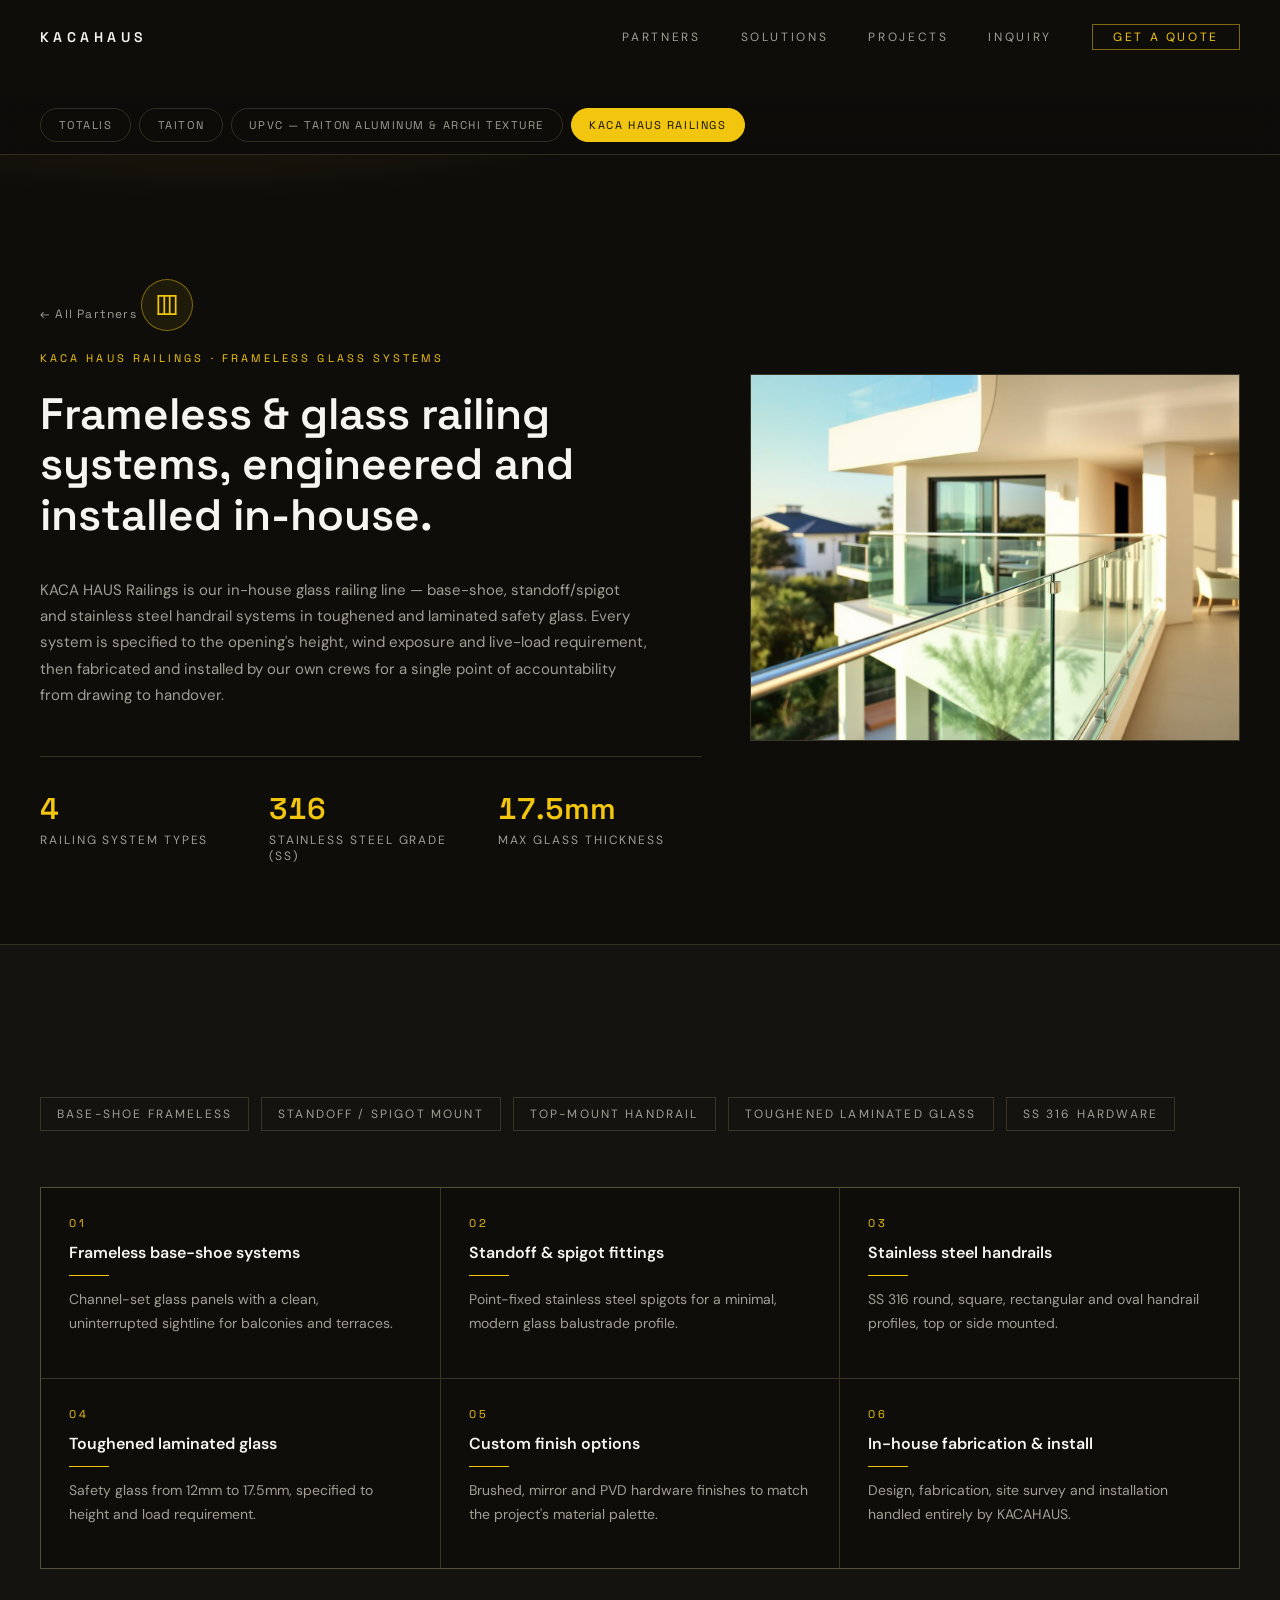
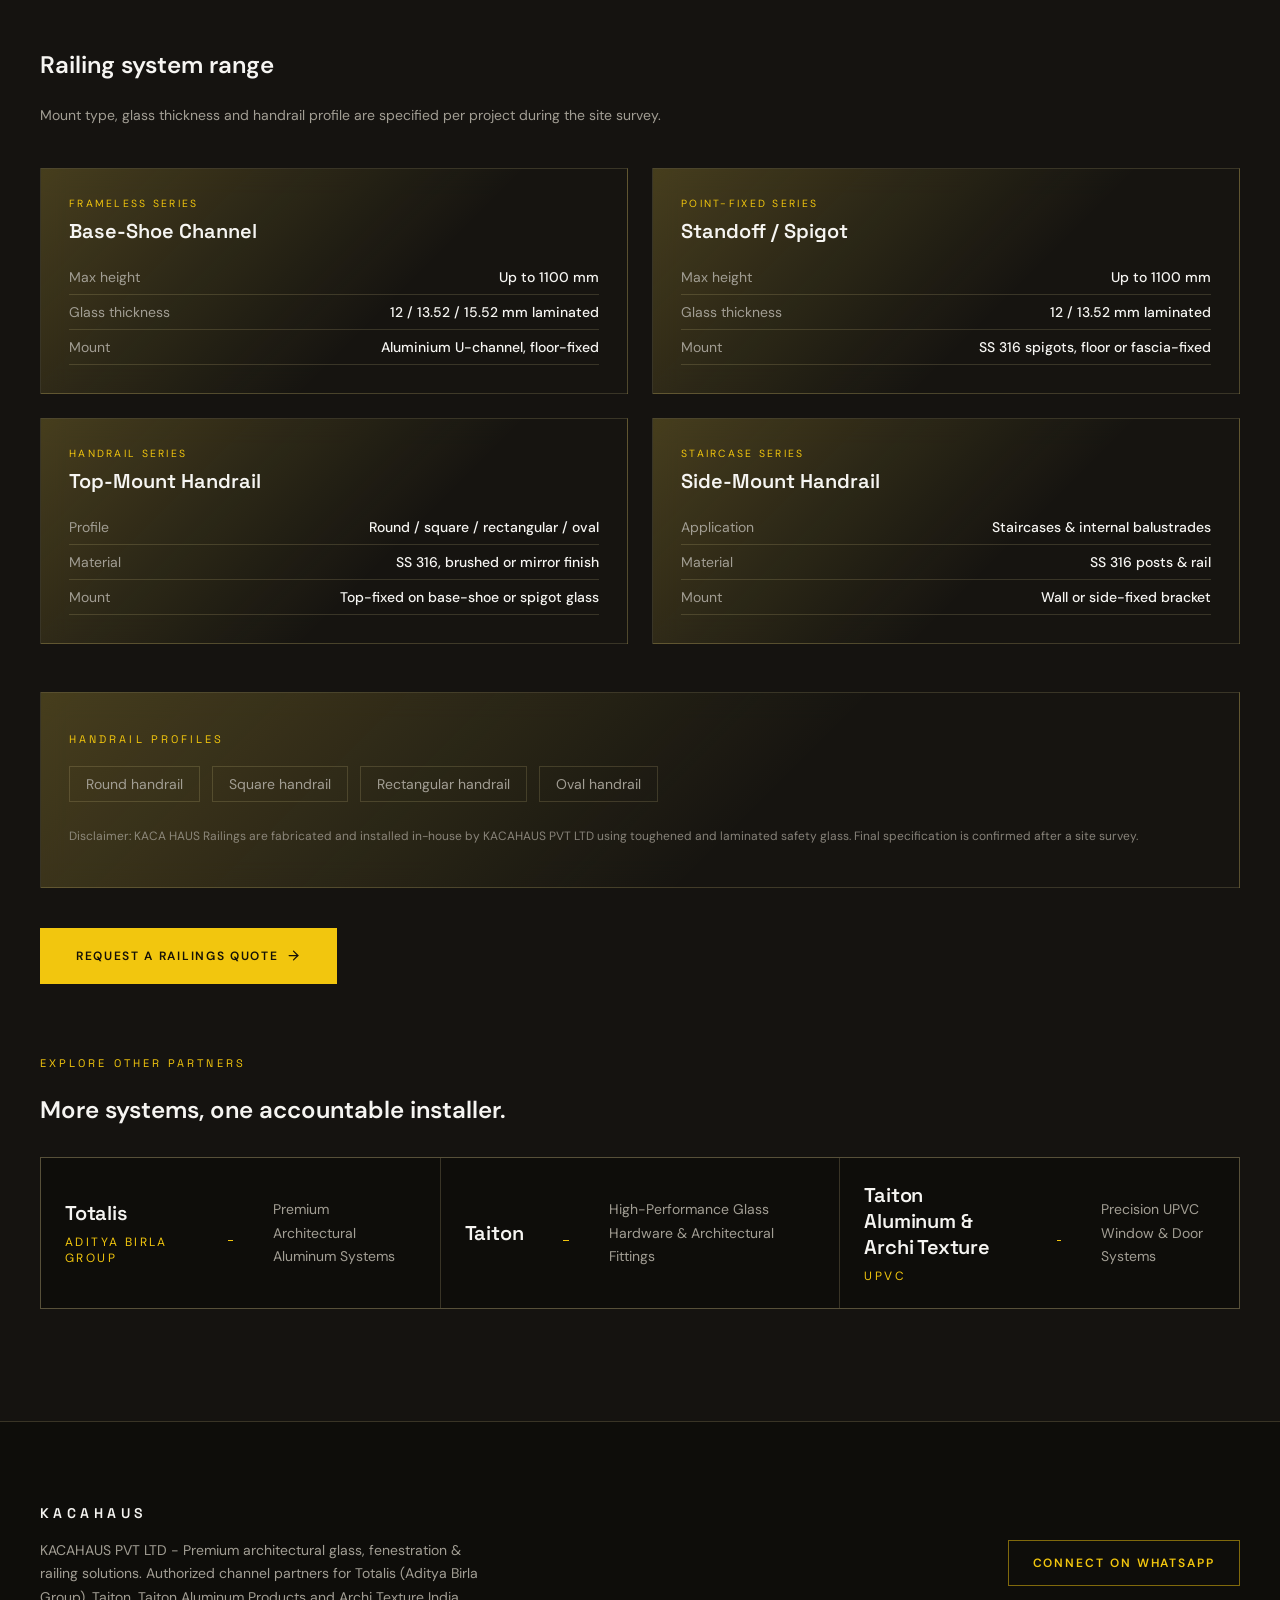
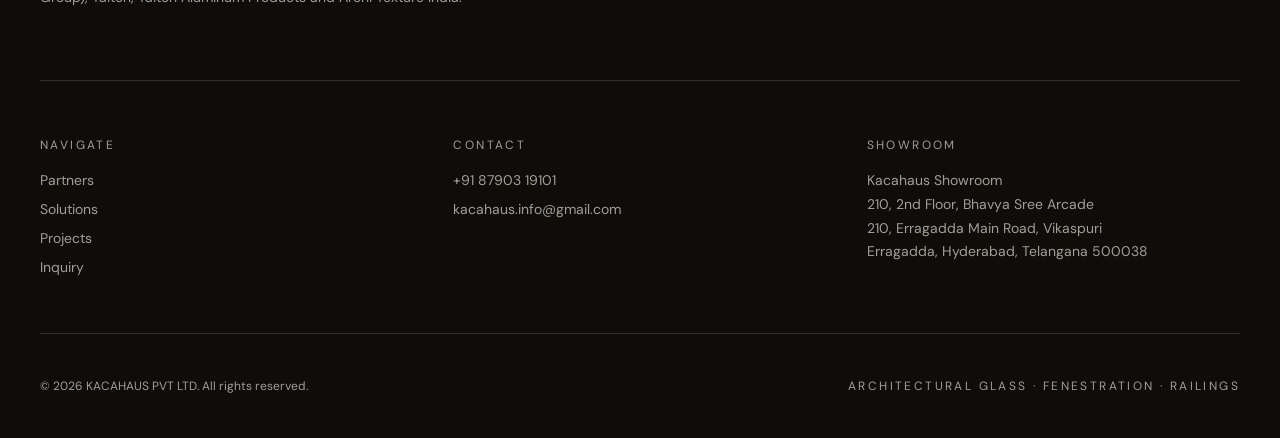
<file: railings.html>
<!doctype html>
<html lang="en">
<head>
  <meta charset="UTF-8" />
  <link rel="icon" type="image/svg+xml" href="favicon.svg" />
  <meta name="viewport" content="width=device-width, initial-scale=1.0" />
  <meta name="description" content="KACA HAUS Railings — frameless base-shoe, standoff/spigot and stainless steel handrail systems in toughened laminated glass. In-house fabricated and installed by KACAHAUS in Hyderabad." />
  <meta property="og:title" content="KACA HAUS Railings — Frameless &amp; Glass Railing Systems" />
  <meta property="og:description" content="Base-shoe, standoff/spigot and stainless handrail glass railing systems, fabricated and installed in-house by KACAHAUS PVT LTD." />
  <meta name="twitter:title" content="KACA HAUS Railings — Frameless &amp; Glass Railing Systems" />
  <meta name="twitter:description" content="Base-shoe, standoff/spigot and stainless handrail glass railing systems, fabricated and installed in-house by KACAHAUS PVT LTD." />
  <meta name="author" content="KACAHAUS PVT LTD" />
  <link rel="preconnect" href="https://fonts.googleapis.com" />
  <link rel="preconnect" href="https://fonts.gstatic.com" crossorigin />
  <link href="https://fonts.googleapis.com/css2?family=Space+Grotesk:wght@400;500;600;700&family=DM+Sans:wght@300;400;500;600;700&display=swap" rel="stylesheet" />
  <title>KACA HAUS Railings — Frameless &amp; Glass Railing Systems</title>
  <link rel="stylesheet" href="styles.css" />
  <script async src="https://pagead2.googlesyndication.com/pagead/js/adsbygoogle.js?client=ca-pub-8093524766160415"
     crossorigin="anonymous"></script>
  <meta name="google-adsense-account" content="ca-pub-8093524766160415">
</head>
<body>

  <!-- Scroll progress bar -->
  <div id="scroll-progress" class="scroll-progress"></div>

  <!-- Navbar -->
  <header id="navbar" class="navbar">
    <div class="navbar-inner container">
      <a href="index.html" class="brand">Kacahaus</a>

      <nav class="nav-links">
        <a href="index.html#partners">Partners</a>
        <a href="index.html#solutions">Solutions</a>
        <a href="index.html#projects">Projects</a>
        <a href="index.html#inquiry">Inquiry</a>
        <a href="index.html#inquiry" class="quote-btn">Get a Quote</a>
      </nav>

      <button id="menu-toggle" class="menu-toggle" aria-label="Toggle menu" aria-expanded="false">
        <svg id="icon-menu" width="24" height="24" viewBox="0 0 24 24" fill="none" stroke="currentColor" stroke-width="2" stroke-linecap="round" stroke-linejoin="round"><line x1="4" y1="6" x2="20" y2="6"/><line x1="4" y1="12" x2="20" y2="12"/><line x1="4" y1="18" x2="20" y2="18"/></svg>
        <svg id="icon-close" width="24" height="24" viewBox="0 0 24 24" fill="none" stroke="currentColor" stroke-width="2" stroke-linecap="round" stroke-linejoin="round" style="display:none"><line x1="18" y1="6" x2="6" y2="18"/><line x1="6" y1="6" x2="18" y2="18"/></svg>
      </button>
    </div>

    <nav id="mobile-nav" class="mobile-nav">
      <a href="index.html#partners">Partners</a>
      <a href="index.html#solutions">Solutions</a>
      <a href="index.html#projects">Projects</a>
      <a href="index.html#inquiry">Inquiry</a>
      <a href="index.html#inquiry" class="mobile-quote-btn">Get a Quote</a>
    </nav>
  </header>

  <!-- Partner sub-navigation -->
  <nav class="partner-subnav" aria-label="Partner pages">
    <div class="container partner-subnav-inner">
      <a href="totalis.html">Totalis</a>
      <a href="taiton.html">Taiton</a>
      <a href="upvc.html">UPVC — Taiton Aluminum &amp; Archi Texture</a>
      <a href="railings.html" class="active">KACA HAUS Railings</a>
    </div>
  </nav>

  <main>
    <!-- Page hero -->
    <section class="page-hero">
      <div class="container page-hero-inner">
        <div class="page-hero-text">
          <div class="reveal">
            <a href="index.html#partners" class="breadcrumb">&larr; All Partners</a>
            <div class="page-hero-icon">
              <svg width="26" height="26" viewBox="0 0 24 24" fill="none" stroke="currentColor" stroke-width="1.6" stroke-linecap="round" stroke-linejoin="round"><line x1="4" y1="20.5" x2="20" y2="20.5"/><line x1="4" y1="3.5" x2="4" y2="20.5"/><line x1="20" y1="3.5" x2="20" y2="20.5"/><line x1="4" y1="3.5" x2="20" y2="3.5"/><line x1="9.5" y1="3.5" x2="9.5" y2="20.5"/><line x1="14.5" y1="3.5" x2="14.5" y2="20.5"/></svg>
            </div>
            <p class="eyebrow" style="margin-top:1.25rem">KACA HAUS Railings &middot; Frameless Glass Systems</p>
            <h1 class="page-hero-title">Frameless &amp; glass railing systems, engineered and installed in-house.</h1>
            <p class="page-hero-lede">KACA HAUS Railings is our in-house glass railing line — base-shoe, standoff/spigot and stainless steel handrail systems in toughened and laminated safety glass. Every system is specified to the opening's height, wind exposure and live-load requirement, then fabricated and installed by our own crews for a single point of accountability from drawing to handover.</p>
            <dl class="hero-stats page-hero-stats">
              <div><dt class="counter" data-value="4">0</dt><dd>Railing system types</dd></div>
              <div><dt class="counter" data-value="316">0</dt><dd>Stainless steel grade (SS)</dd></div>
              <div><dt class="counter" data-value="17.5mm">0mm</dt><dd>Max glass thickness</dd></div>
            </dl>
          </div>
        </div>
        <div class="reveal page-hero-media">
          <video class="hero-loop-video" autoplay muted loop playsinline preload="auto" poster="images/project-railing.jpg" aria-hidden="true">
            <source src="images/railings-hero-v2.mp4" type="video/mp4" />
          </video>
        </div>
      </div>
    </section>

    <!-- KACA HAUS Railings -->
    <section id="railings" class="taiton">
      <div class="container">
        <div class="reveal-group tested-tags">
          <span class="tag reveal-item">Base-shoe frameless</span>
          <span class="tag reveal-item">Standoff / spigot mount</span>
          <span class="tag reveal-item">Top-mount handrail</span>
          <span class="tag reveal-item">Toughened laminated glass</span>
          <span class="tag reveal-item">SS 316 hardware</span>
        </div>

        <div class="reveal-group grid-3-cat bordered-grid">
          <div class="cat-cell reveal-item"><span class="cell-num">01</span><h3>Frameless base-shoe systems</h3><div class="rule"></div><p>Channel-set glass panels with a clean, uninterrupted sightline for balconies and terraces.</p></div>
          <div class="cat-cell reveal-item"><span class="cell-num">02</span><h3>Standoff &amp; spigot fittings</h3><div class="rule"></div><p>Point-fixed stainless steel spigots for a minimal, modern glass balustrade profile.</p></div>
          <div class="cat-cell reveal-item"><span class="cell-num">03</span><h3>Stainless steel handrails</h3><div class="rule"></div><p>SS 316 round, square, rectangular and oval handrail profiles, top or side mounted.</p></div>
          <div class="cat-cell reveal-item"><span class="cell-num">04</span><h3>Toughened laminated glass</h3><div class="rule"></div><p>Safety glass from 12mm to 17.5mm, specified to height and load requirement.</p></div>
          <div class="cat-cell reveal-item"><span class="cell-num">05</span><h3>Custom finish options</h3><div class="rule"></div><p>Brushed, mirror and PVD hardware finishes to match the project's material palette.</p></div>
          <div class="cat-cell reveal-item"><span class="cell-num">06</span><h3>In-house fabrication &amp; install</h3><div class="rule"></div><p>Design, fabrication, site survey and installation handled entirely by KACAHAUS.</p></div>
        </div>

        <div class="reveal totalis-range-head">
          <h3 class="sub-heading">Railing system range</h3>
          <p class="body-text max-2xl">Mount type, glass thickness and handrail profile are specified per project during the site survey.</p>
        </div>

        <div class="reveal-group grid-2 systems-grid">
          <article class="glass-panel system-card reveal-item">
            <div class="system-head">
              <div><p class="series">Frameless series</p><h4 class="system-name">Base-Shoe Channel</h4></div>
            </div>
            <dl class="spec-list">
              <div><dt>Max height</dt><dd>Up to 1100 mm</dd></div>
              <div><dt>Glass thickness</dt><dd>12 / 13.52 / 15.52 mm laminated</dd></div>
              <div><dt>Mount</dt><dd>Aluminium U-channel, floor-fixed</dd></div>
            </dl>
          </article>

          <article class="glass-panel system-card reveal-item">
            <div class="system-head">
              <div><p class="series">Point-fixed series</p><h4 class="system-name">Standoff / Spigot</h4></div>
            </div>
            <dl class="spec-list">
              <div><dt>Max height</dt><dd>Up to 1100 mm</dd></div>
              <div><dt>Glass thickness</dt><dd>12 / 13.52 mm laminated</dd></div>
              <div><dt>Mount</dt><dd>SS 316 spigots, floor or fascia-fixed</dd></div>
            </dl>
          </article>

          <article class="glass-panel system-card reveal-item">
            <div class="system-head">
              <div><p class="series">Handrail series</p><h4 class="system-name">Top-Mount Handrail</h4></div>
            </div>
            <dl class="spec-list">
              <div><dt>Profile</dt><dd>Round / square / rectangular / oval</dd></div>
              <div><dt>Material</dt><dd>SS 316, brushed or mirror finish</dd></div>
              <div><dt>Mount</dt><dd>Top-fixed on base-shoe or spigot glass</dd></div>
            </dl>
          </article>

          <article class="glass-panel system-card reveal-item">
            <div class="system-head">
              <div><p class="series">Staircase series</p><h4 class="system-name">Side-Mount Handrail</h4></div>
            </div>
            <dl class="spec-list">
              <div><dt>Application</dt><dd>Staircases &amp; internal balustrades</dd></div>
              <div><dt>Material</dt><dd>SS 316 posts &amp; rail</dd></div>
              <div><dt>Mount</dt><dd>Wall or side-fixed bracket</dd></div>
            </dl>
          </article>
        </div>

        <div class="reveal glass-panel handrail-panel">
          <p class="eyebrow">Handrail profiles</p>
          <div class="handrail-tags">
            <span class="tag-outline">Round handrail</span>
            <span class="tag-outline">Square handrail</span>
            <span class="tag-outline">Rectangular handrail</span>
            <span class="tag-outline">Oval handrail</span>
          </div>
          <p class="disclaimer">Disclaimer: KACA HAUS Railings are fabricated and installed in-house by KACAHAUS PVT LTD using toughened and laminated safety glass. Final specification is confirmed after a site survey.</p>
        </div>

        <div class="reveal hero-ctas" style="margin-top:2.5rem">
          <a href="index.html#inquiry" class="btn btn-primary">
            <span class="btn-fill"></span>
            <span class="btn-label">Request a Railings Quote
              <svg width="15" height="15" viewBox="0 0 24 24" fill="none" stroke="currentColor" stroke-width="2" stroke-linecap="round" stroke-linejoin="round"><line x1="5" y1="12" x2="19" y2="12"/><polyline points="12 5 19 12 12 19"/></svg>
            </span>
          </a>
        </div>

        <div class="reveal related-heading">
          <p class="eyebrow">Explore other partners</p>
          <h3 class="sub-heading">More systems, one accountable installer.</h3>
        </div>
        <div class="reveal-group related-grid">
          <a href="totalis.html" class="partner-card reveal-item">
            <div class="partner-name-row"><span class="partner-name">Totalis</span><span class="partner-tag">Aditya Birla Group</span></div>
            <div class="partner-underline"></div>
            <p class="partner-desc">Premium Architectural Aluminum Systems</p>
          </a>
          <a href="taiton.html" class="partner-card reveal-item">
            <div class="partner-name-row"><span class="partner-name">Taiton</span></div>
            <div class="partner-underline"></div>
            <p class="partner-desc">High-Performance Glass Hardware &amp; Architectural Fittings</p>
          </a>
          <a href="upvc.html" class="partner-card reveal-item">
            <div class="partner-name-row"><span class="partner-name">Taiton Aluminum &amp; Archi Texture</span><span class="partner-tag">UPVC</span></div>
            <div class="partner-underline"></div>
            <p class="partner-desc">Precision UPVC Window &amp; Door Systems</p>
          </a>
        </div>
      </div>
    </section>
  </main>

  <!-- Footer -->
  <footer class="site-footer">
    <div class="container">
      <div class="reveal footer-top">
        <div class="footer-brand">
          <span class="brand">Kacahaus</span>
          <p>KACAHAUS PVT LTD - Premium architectural glass, fenestration &amp; railing solutions. Authorized channel partners for Totalis (Aditya Birla Group), Taiton, Taiton Aluminum Products and Archi Texture India.</p>
        </div>
        <a href="https://wa.me/918790319101" target="_blank" rel="noreferrer" class="visit-btn visit-btn-primary">Connect on WhatsApp</a>
      </div>

      <div class="footer-cols">
        <div>
          <p class="footer-col-title">Navigate</p>
          <ul>
            <li><a href="index.html#partners">Partners</a></li>
            <li><a href="index.html#solutions">Solutions</a></li>
            <li><a href="index.html#projects">Projects</a></li>
            <li><a href="index.html#inquiry">Inquiry</a></li>
          </ul>
        </div>
        <div>
          <p class="footer-col-title">Contact</p>
          <ul>
            <li><a href="tel:+918790319101">+91 87903 19101</a></li>
            <li><a href="mailto:kacahaus.info@gmail.com">kacahaus.info@gmail.com</a></li>
          </ul>
        </div>
        <div>
          <p class="footer-col-title">Showroom</p>
          <address>
            <span>Kacahaus Showroom</span>
            <span>210, 2nd Floor, Bhavya Sree Arcade</span>
            <span>210, Erragadda Main Road, Vikaspuri</span>
            <span>Erragadda, Hyderabad, Telangana 500038</span>
          </address>
        </div>
      </div>

      <div class="footer-bottom">
        <p>&copy; 2026 KACAHAUS PVT LTD. All rights reserved.</p>
        <p class="footer-tagline">Architectural Glass &middot; Fenestration &middot; Railings</p>
      </div>
    </div>

    <a href="#" id="back-to-top" class="back-to-top" aria-label="Back to top">
      <svg width="16" height="16" viewBox="0 0 24 24" fill="none" stroke="currentColor" stroke-width="2" stroke-linecap="round" stroke-linejoin="round"><line x1="12" y1="19" x2="12" y2="5"/><polyline points="5 12 12 5 19 12"/></svg>
    </a>
  </footer>

  <script src="script.js"></script>
</body>
</html>
</file>
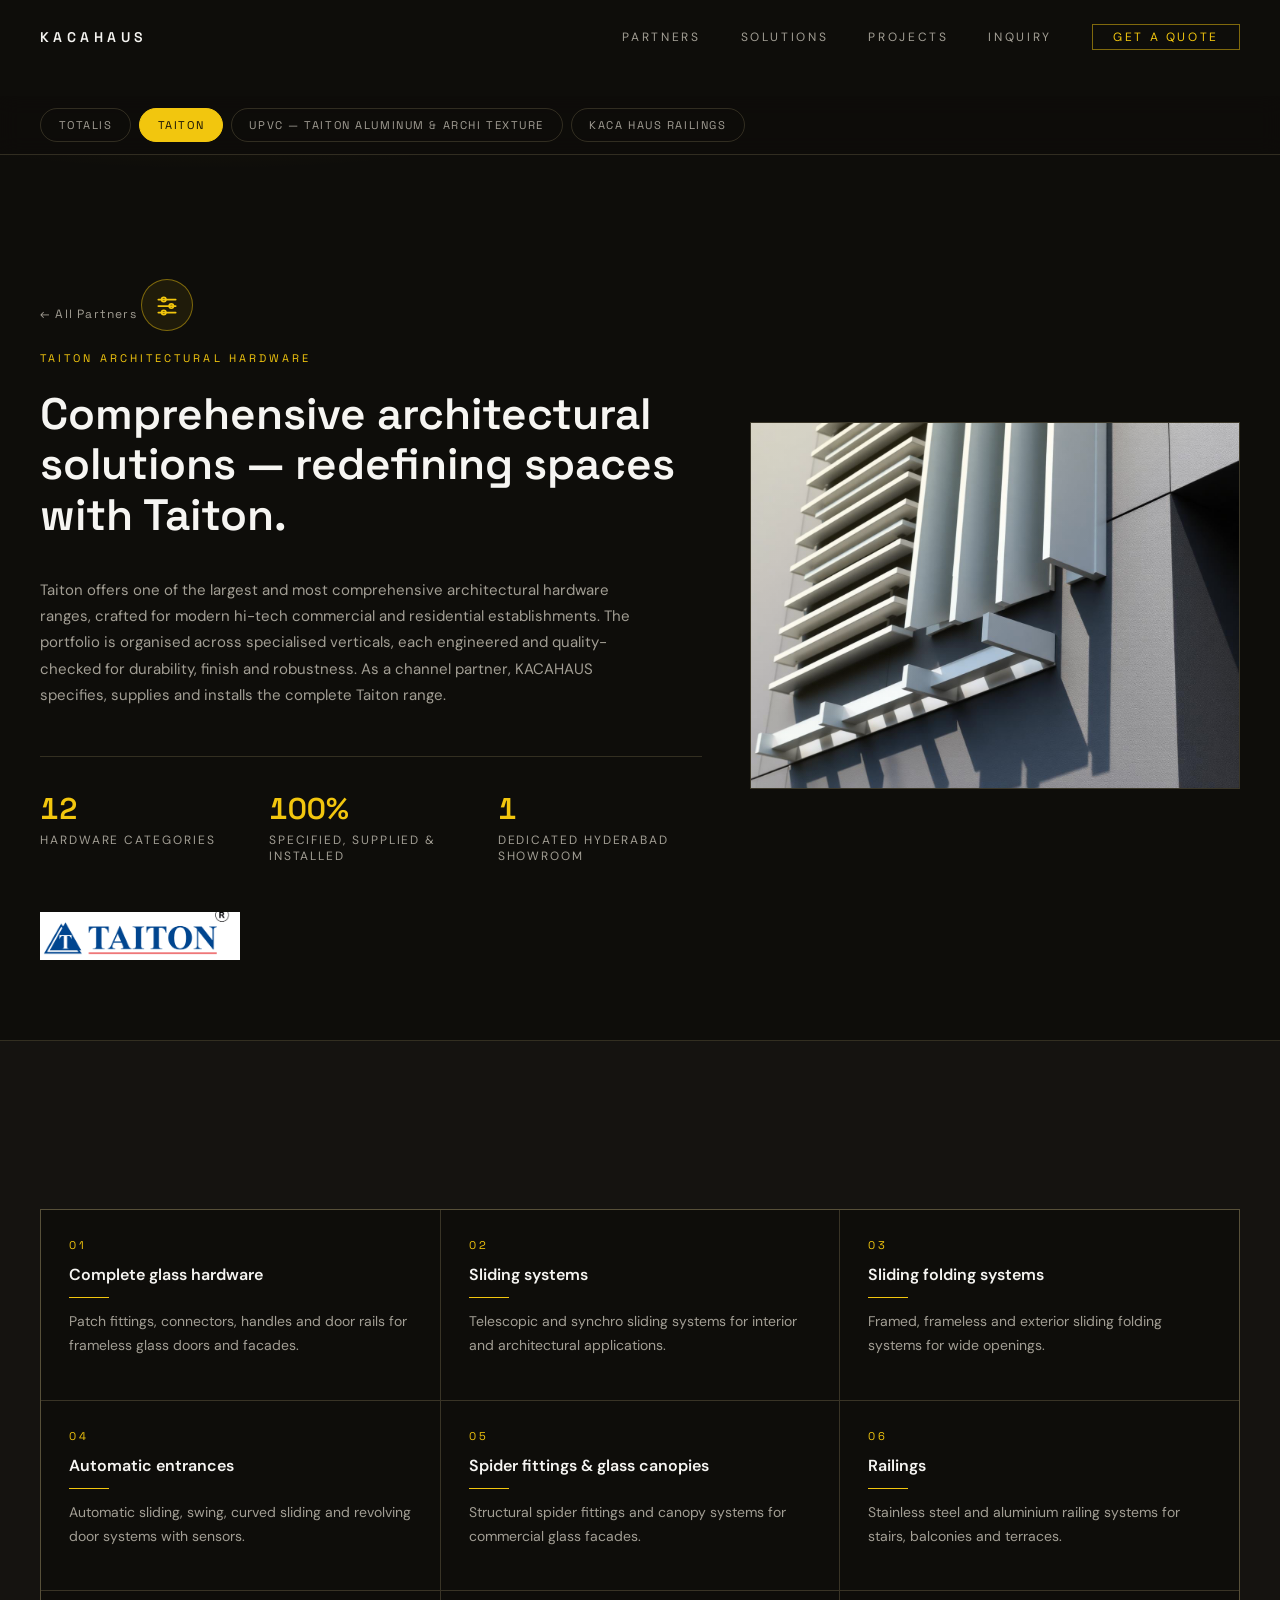
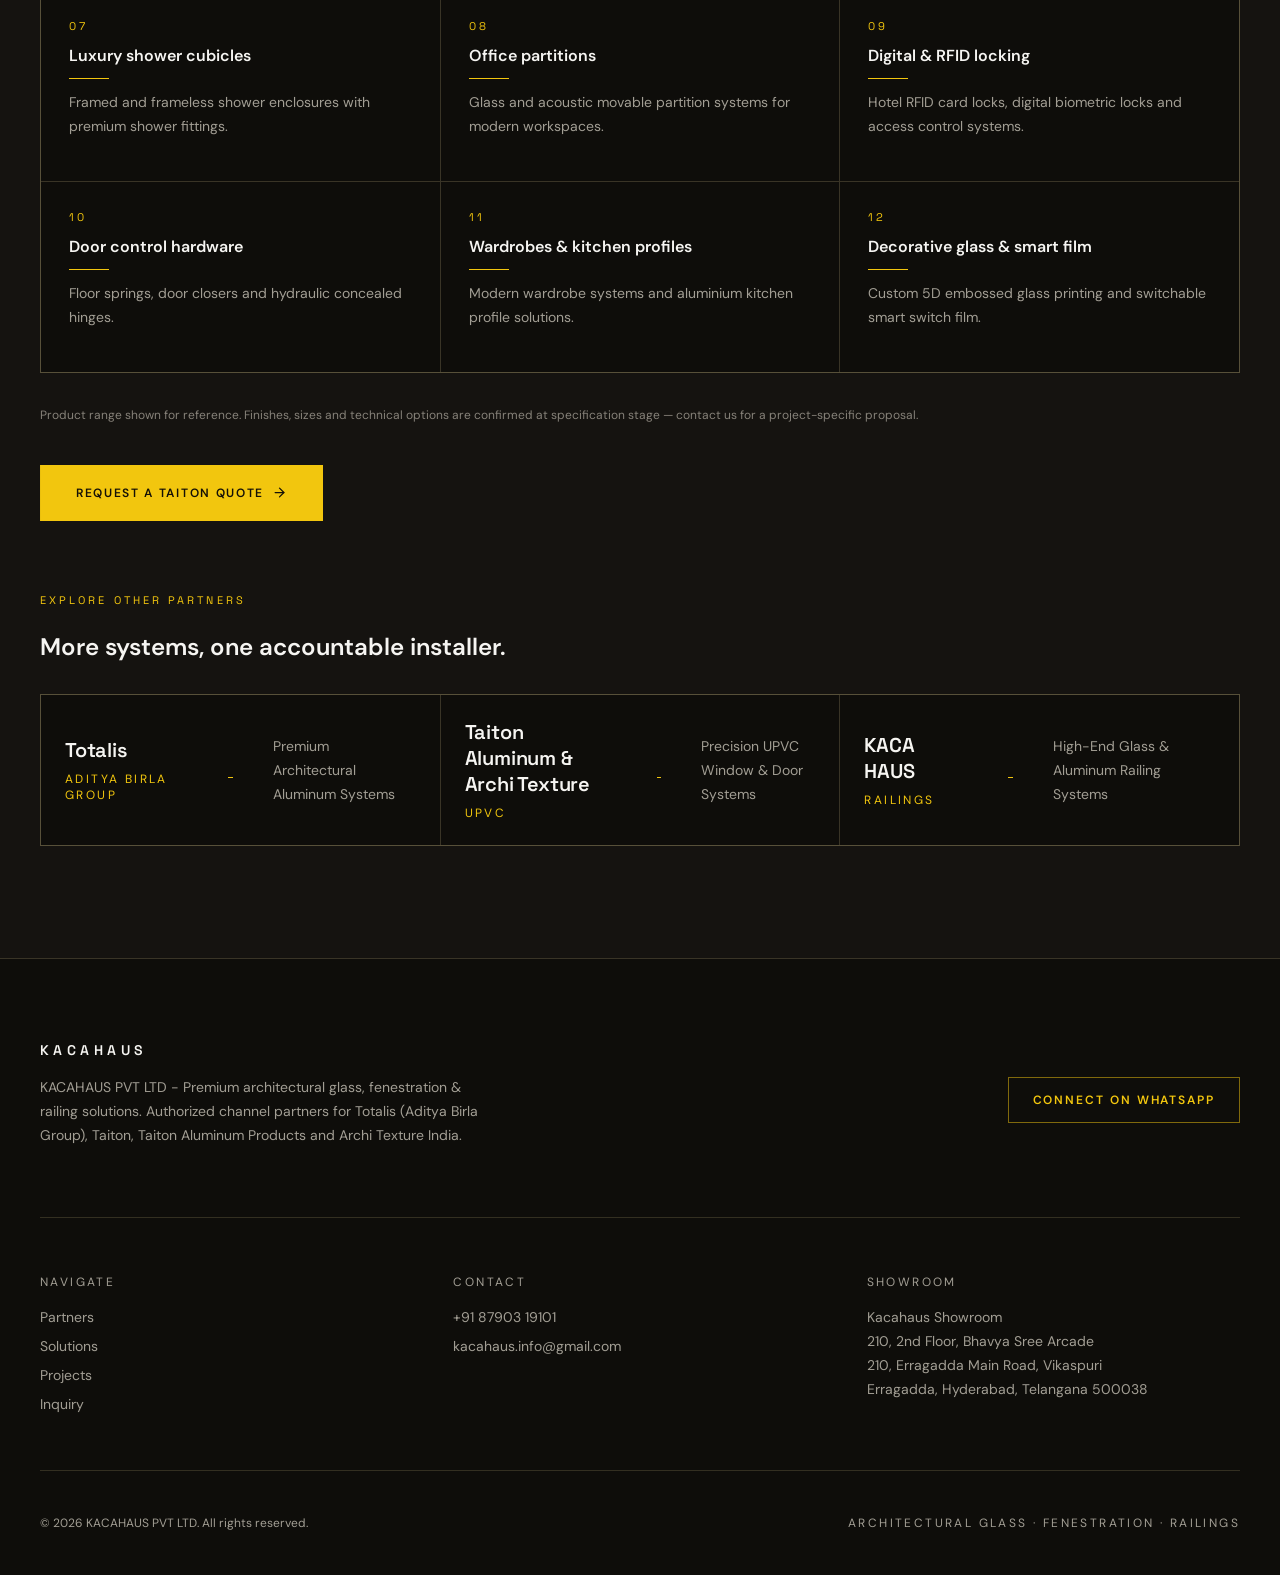
<file: taiton.html>
<!doctype html>
<html lang="en">
<head>
  <meta charset="UTF-8" />
  <link rel="icon" type="image/svg+xml" href="favicon.svg" />
  <meta name="viewport" content="width=device-width, initial-scale=1.0" />
  <meta name="description" content="Taiton architectural hardware — glass fittings, sliding & folding systems, automatic entrances, spider fittings, railings and more. Specified, supplied and installed by KACAHAUS." />
  <meta property="og:title" content="Taiton Architectural Hardware — KACAHAUS" />
  <meta property="og:description" content="One of the largest architectural hardware ranges — glass fittings, sliding systems, automatic entrances, railings, shower cubicles and more. Channel partner: KACAHAUS PVT LTD." />
  <meta name="twitter:title" content="Taiton Architectural Hardware — KACAHAUS" />
  <meta name="twitter:description" content="One of the largest architectural hardware ranges — glass fittings, sliding systems, automatic entrances, railings, shower cubicles and more. Channel partner: KACAHAUS PVT LTD." />
  <meta name="author" content="KACAHAUS PVT LTD" />
  <link rel="preconnect" href="https://fonts.googleapis.com" />
  <link rel="preconnect" href="https://fonts.gstatic.com" crossorigin />
  <link href="https://fonts.googleapis.com/css2?family=Space+Grotesk:wght@400;500;600;700&family=DM+Sans:wght@300;400;500;600;700&display=swap" rel="stylesheet" />
  <title>Taiton Architectural Hardware — KACAHAUS</title>
  <link rel="stylesheet" href="styles.css" />
  <script async src="https://pagead2.googlesyndication.com/pagead/js/adsbygoogle.js?client=ca-pub-8093524766160415"
     crossorigin="anonymous"></script>
  <meta name="google-adsense-account" content="ca-pub-8093524766160415">
</head>
<body>

  <!-- Scroll progress bar -->
  <div id="scroll-progress" class="scroll-progress"></div>

  <!-- Navbar -->
  <header id="navbar" class="navbar">
    <div class="navbar-inner container">
      <a href="index.html" class="brand">Kacahaus</a>

      <nav class="nav-links">
        <a href="index.html#partners">Partners</a>
        <a href="index.html#solutions">Solutions</a>
        <a href="index.html#projects">Projects</a>
        <a href="index.html#inquiry">Inquiry</a>
        <a href="index.html#inquiry" class="quote-btn">Get a Quote</a>
      </nav>

      <button id="menu-toggle" class="menu-toggle" aria-label="Toggle menu" aria-expanded="false">
        <svg id="icon-menu" width="24" height="24" viewBox="0 0 24 24" fill="none" stroke="currentColor" stroke-width="2" stroke-linecap="round" stroke-linejoin="round"><line x1="4" y1="6" x2="20" y2="6"/><line x1="4" y1="12" x2="20" y2="12"/><line x1="4" y1="18" x2="20" y2="18"/></svg>
        <svg id="icon-close" width="24" height="24" viewBox="0 0 24 24" fill="none" stroke="currentColor" stroke-width="2" stroke-linecap="round" stroke-linejoin="round" style="display:none"><line x1="18" y1="6" x2="6" y2="18"/><line x1="6" y1="6" x2="18" y2="18"/></svg>
      </button>
    </div>

    <nav id="mobile-nav" class="mobile-nav">
      <a href="index.html#partners">Partners</a>
      <a href="index.html#solutions">Solutions</a>
      <a href="index.html#projects">Projects</a>
      <a href="index.html#inquiry">Inquiry</a>
      <a href="index.html#inquiry" class="mobile-quote-btn">Get a Quote</a>
    </nav>
  </header>

  <!-- Partner sub-navigation -->
  <nav class="partner-subnav" aria-label="Partner pages">
    <div class="container partner-subnav-inner">
      <a href="totalis.html">Totalis</a>
      <a href="taiton.html" class="active">Taiton</a>
      <a href="upvc.html">UPVC — Taiton Aluminum &amp; Archi Texture</a>
      <a href="railings.html">KACA HAUS Railings</a>
    </div>
  </nav>

  <main>
    <!-- Page hero -->
    <section class="page-hero">
      <div class="container page-hero-inner">
        <div class="page-hero-text">
          <div class="reveal">
            <a href="index.html#partners" class="breadcrumb">&larr; All Partners</a>
            <div class="page-hero-icon">
              <svg width="26" height="26" viewBox="0 0 24 24" fill="none" stroke="currentColor" stroke-width="1.6" stroke-linecap="round" stroke-linejoin="round"><line x1="4" y1="7" x2="20" y2="7"/><circle cx="9" cy="7" r="2"/><line x1="4" y1="13" x2="20" y2="13"/><circle cx="16" cy="13" r="2"/><line x1="4" y1="19" x2="20" y2="19"/><circle cx="9" cy="19" r="2"/></svg>
            </div>
            <p class="eyebrow" style="margin-top:1.25rem">Taiton Architectural Hardware</p>
            <h1 class="page-hero-title">Comprehensive architectural solutions — redefining spaces with Taiton.</h1>
            <p class="page-hero-lede">Taiton offers one of the largest and most comprehensive architectural hardware ranges, crafted for modern hi-tech commercial and residential establishments. The portfolio is organised across specialised verticals, each engineered and quality-checked for durability, finish and robustness. As a channel partner, KACAHAUS specifies, supplies and installs the complete Taiton range.</p>
            <dl class="hero-stats page-hero-stats">
              <div><dt class="counter" data-value="12">0</dt><dd>Hardware categories</dd></div>
              <div><dt class="counter" data-value="100%">0%</dt><dd>Specified, supplied &amp; installed</dd></div>
              <div><dt class="counter" data-value="1">0</dt><dd>Dedicated Hyderabad showroom</dd></div>
            </dl>
          </div>
          <div class="reveal" style="margin-top:3rem">
            <img src="images/taiton-logo.png" alt="Taiton architectural hardware logo" class="logo-md" loading="lazy" />
          </div>
        </div>
        <div class="reveal page-hero-media">
          <video class="hero-loop-video" autoplay muted loop playsinline preload="auto" poster="images/project-louver.jpg" aria-hidden="true">
            <source src="images/taiton-hero-v2.mp4" type="video/mp4" />
          </video>
        </div>
      </div>
    </section>

    <!-- Taiton -->
    <section id="taiton" class="taiton">
      <div class="container">
        <div class="reveal-group grid-3-cat bordered-grid">
          <div class="cat-cell reveal-item"><span class="cell-num">01</span><h3>Complete glass hardware</h3><div class="rule"></div><p>Patch fittings, connectors, handles and door rails for frameless glass doors and facades.</p></div>
          <div class="cat-cell reveal-item"><span class="cell-num">02</span><h3>Sliding systems</h3><div class="rule"></div><p>Telescopic and synchro sliding systems for interior and architectural applications.</p></div>
          <div class="cat-cell reveal-item"><span class="cell-num">03</span><h3>Sliding folding systems</h3><div class="rule"></div><p>Framed, frameless and exterior sliding folding systems for wide openings.</p></div>
          <div class="cat-cell reveal-item"><span class="cell-num">04</span><h3>Automatic entrances</h3><div class="rule"></div><p>Automatic sliding, swing, curved sliding and revolving door systems with sensors.</p></div>
          <div class="cat-cell reveal-item"><span class="cell-num">05</span><h3>Spider fittings &amp; glass canopies</h3><div class="rule"></div><p>Structural spider fittings and canopy systems for commercial glass facades.</p></div>
          <div class="cat-cell reveal-item"><span class="cell-num">06</span><h3>Railings</h3><div class="rule"></div><p>Stainless steel and aluminium railing systems for stairs, balconies and terraces.</p></div>
          <div class="cat-cell reveal-item"><span class="cell-num">07</span><h3>Luxury shower cubicles</h3><div class="rule"></div><p>Framed and frameless shower enclosures with premium shower fittings.</p></div>
          <div class="cat-cell reveal-item"><span class="cell-num">08</span><h3>Office partitions</h3><div class="rule"></div><p>Glass and acoustic movable partition systems for modern workspaces.</p></div>
          <div class="cat-cell reveal-item"><span class="cell-num">09</span><h3>Digital &amp; RFID locking</h3><div class="rule"></div><p>Hotel RFID card locks, digital biometric locks and access control systems.</p></div>
          <div class="cat-cell reveal-item"><span class="cell-num">10</span><h3>Door control hardware</h3><div class="rule"></div><p>Floor springs, door closers and hydraulic concealed hinges.</p></div>
          <div class="cat-cell reveal-item"><span class="cell-num">11</span><h3>Wardrobes &amp; kitchen profiles</h3><div class="rule"></div><p>Modern wardrobe systems and aluminium kitchen profile solutions.</p></div>
          <div class="cat-cell reveal-item"><span class="cell-num">12</span><h3>Decorative glass &amp; smart film</h3><div class="rule"></div><p>Custom 5D embossed glass printing and switchable smart switch film.</p></div>
        </div>

        <div class="reveal taiton-note">
          <p>Product range shown for reference. Finishes, sizes and technical options are confirmed at specification stage — contact us for a project-specific proposal.</p>
        </div>

        <div class="reveal hero-ctas" style="margin-top:2.5rem">
          <a href="index.html#inquiry" class="btn btn-primary">
            <span class="btn-fill"></span>
            <span class="btn-label">Request a Taiton Quote
              <svg width="15" height="15" viewBox="0 0 24 24" fill="none" stroke="currentColor" stroke-width="2" stroke-linecap="round" stroke-linejoin="round"><line x1="5" y1="12" x2="19" y2="12"/><polyline points="12 5 19 12 12 19"/></svg>
            </span>
          </a>
        </div>

        <div class="reveal related-heading">
          <p class="eyebrow">Explore other partners</p>
          <h3 class="sub-heading">More systems, one accountable installer.</h3>
        </div>
        <div class="reveal-group related-grid">
          <a href="totalis.html" class="partner-card reveal-item">
            <div class="partner-name-row"><span class="partner-name">Totalis</span><span class="partner-tag">Aditya Birla Group</span></div>
            <div class="partner-underline"></div>
            <p class="partner-desc">Premium Architectural Aluminum Systems</p>
          </a>
          <a href="upvc.html" class="partner-card reveal-item">
            <div class="partner-name-row"><span class="partner-name">Taiton Aluminum &amp; Archi Texture</span><span class="partner-tag">UPVC</span></div>
            <div class="partner-underline"></div>
            <p class="partner-desc">Precision UPVC Window &amp; Door Systems</p>
          </a>
          <a href="railings.html" class="partner-card reveal-item">
            <div class="partner-name-row"><span class="partner-name">KACA HAUS</span><span class="partner-tag">Railings</span></div>
            <div class="partner-underline"></div>
            <p class="partner-desc">High-End Glass &amp; Aluminum Railing Systems</p>
          </a>
        </div>
      </div>
    </section>
  </main>

  <!-- Footer -->
  <footer class="site-footer">
    <div class="container">
      <div class="reveal footer-top">
        <div class="footer-brand">
          <span class="brand">Kacahaus</span>
          <p>KACAHAUS PVT LTD - Premium architectural glass, fenestration &amp; railing solutions. Authorized channel partners for Totalis (Aditya Birla Group), Taiton, Taiton Aluminum Products and Archi Texture India.</p>
        </div>
        <a href="https://wa.me/918790319101" target="_blank" rel="noreferrer" class="visit-btn visit-btn-primary">Connect on WhatsApp</a>
      </div>

      <div class="footer-cols">
        <div>
          <p class="footer-col-title">Navigate</p>
          <ul>
            <li><a href="index.html#partners">Partners</a></li>
            <li><a href="index.html#solutions">Solutions</a></li>
            <li><a href="index.html#projects">Projects</a></li>
            <li><a href="index.html#inquiry">Inquiry</a></li>
          </ul>
        </div>
        <div>
          <p class="footer-col-title">Contact</p>
          <ul>
            <li><a href="tel:+918790319101">+91 87903 19101</a></li>
            <li><a href="mailto:kacahaus.info@gmail.com">kacahaus.info@gmail.com</a></li>
          </ul>
        </div>
        <div>
          <p class="footer-col-title">Showroom</p>
          <address>
            <span>Kacahaus Showroom</span>
            <span>210, 2nd Floor, Bhavya Sree Arcade</span>
            <span>210, Erragadda Main Road, Vikaspuri</span>
            <span>Erragadda, Hyderabad, Telangana 500038</span>
          </address>
        </div>
      </div>

      <div class="footer-bottom">
        <p>&copy; 2026 KACAHAUS PVT LTD. All rights reserved.</p>
        <p class="footer-tagline">Architectural Glass &middot; Fenestration &middot; Railings</p>
      </div>
    </div>

    <a href="#" id="back-to-top" class="back-to-top" aria-label="Back to top">
      <svg width="16" height="16" viewBox="0 0 24 24" fill="none" stroke="currentColor" stroke-width="2" stroke-linecap="round" stroke-linejoin="round"><line x1="12" y1="19" x2="12" y2="5"/><polyline points="5 12 12 5 19 12"/></svg>
    </a>
  </footer>

  <script src="script.js"></script>
</body>
</html>
</file>
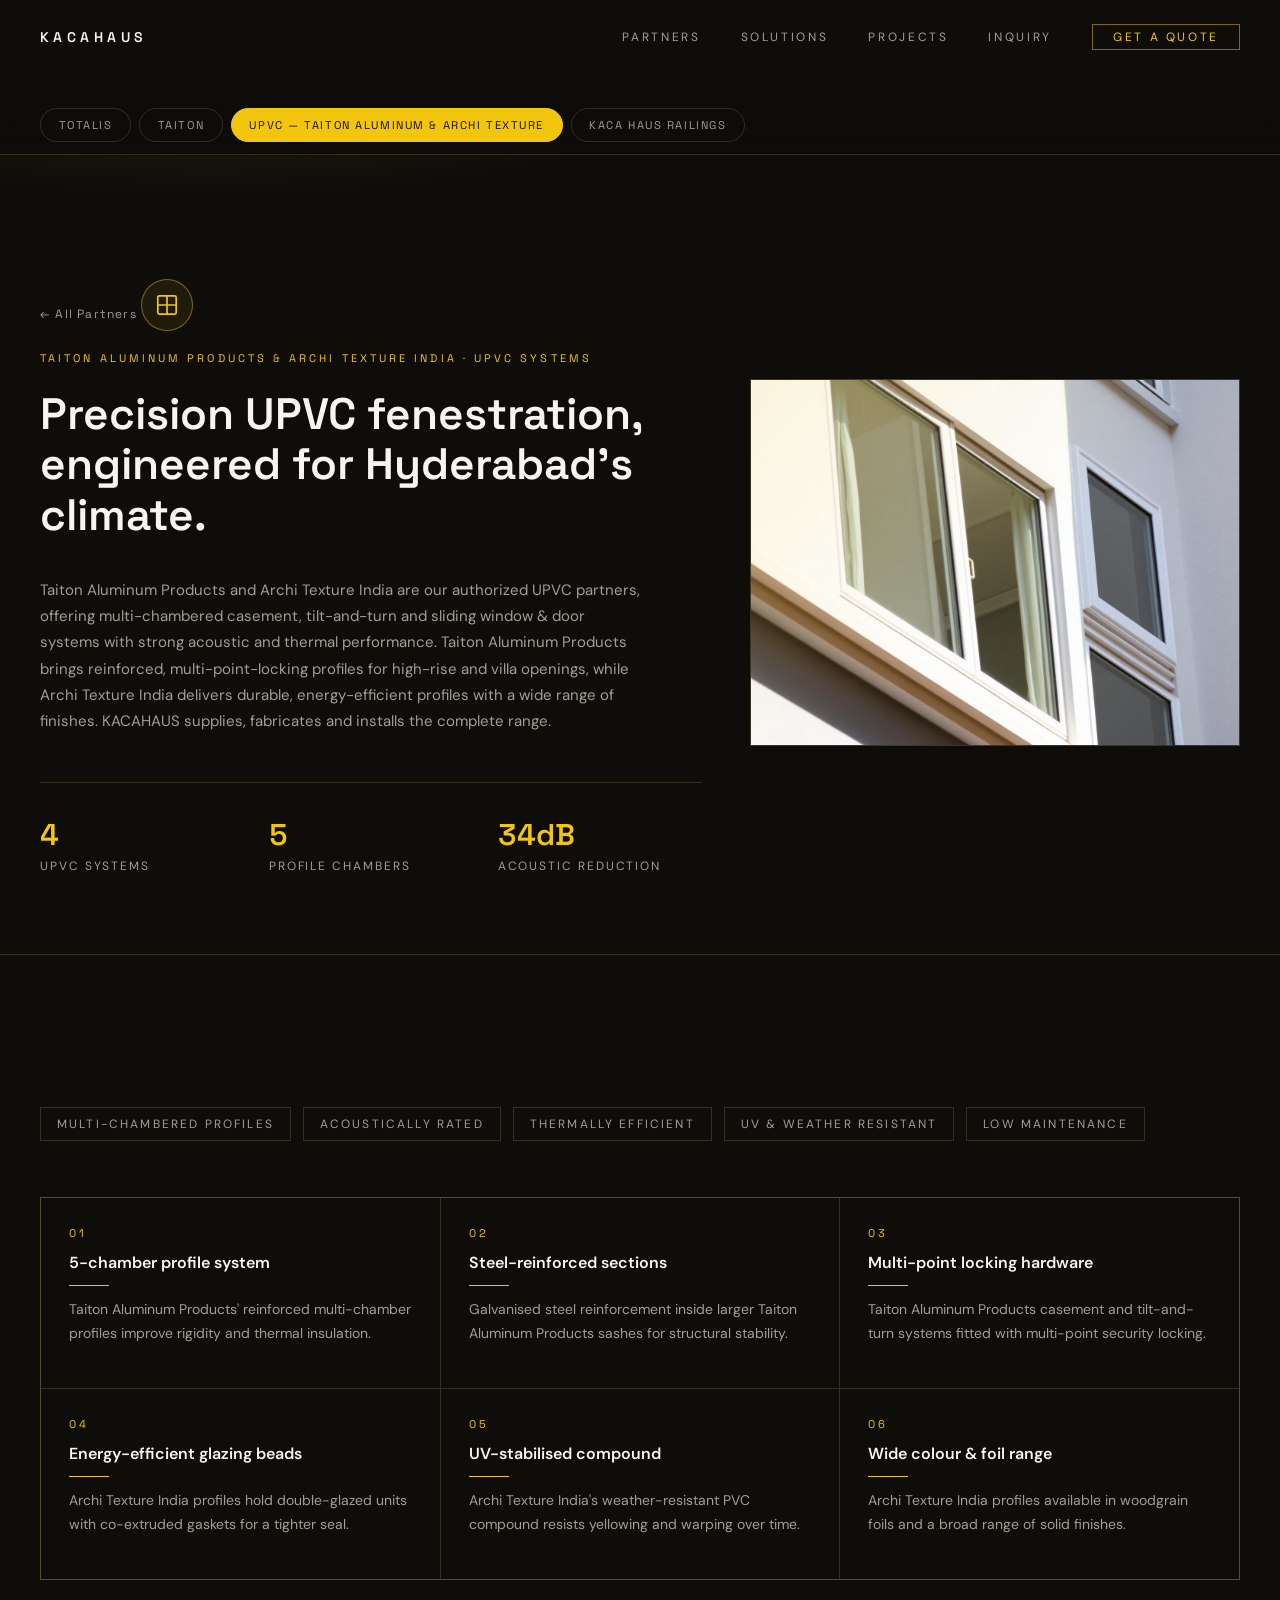
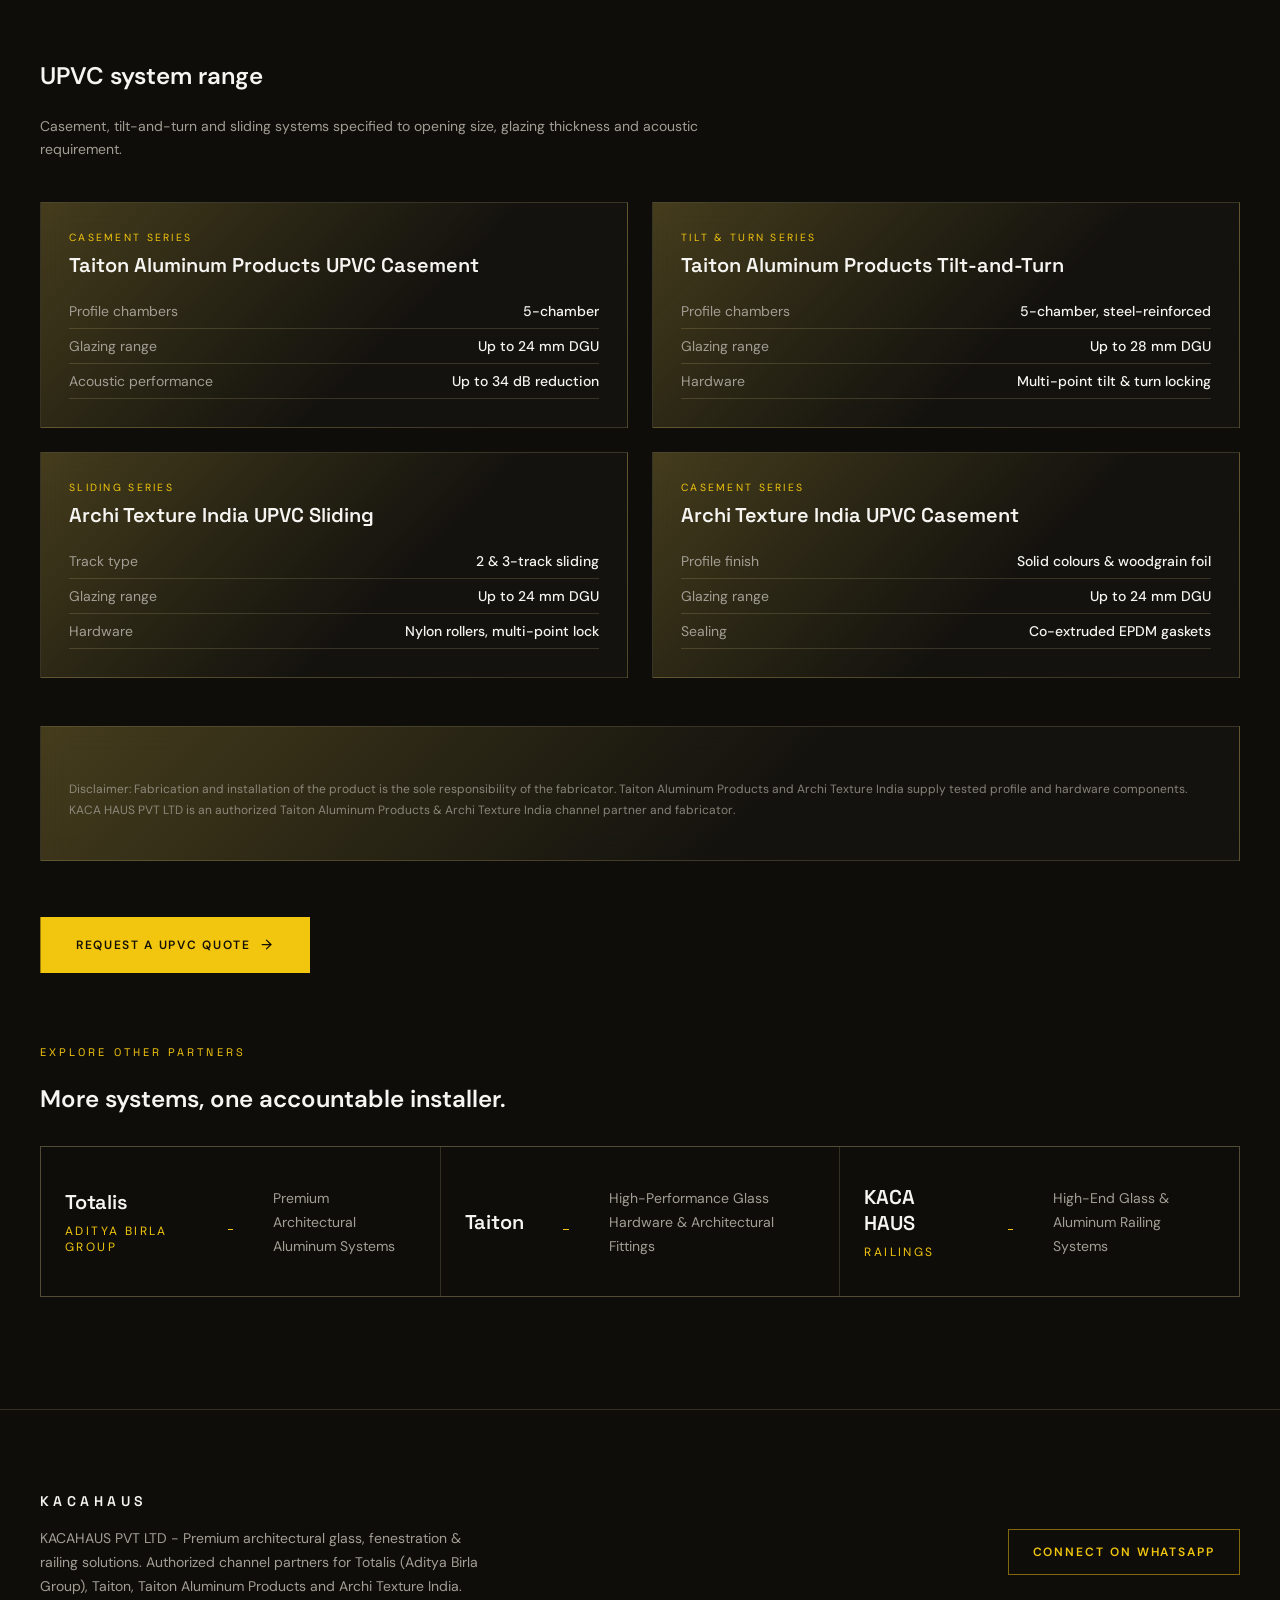
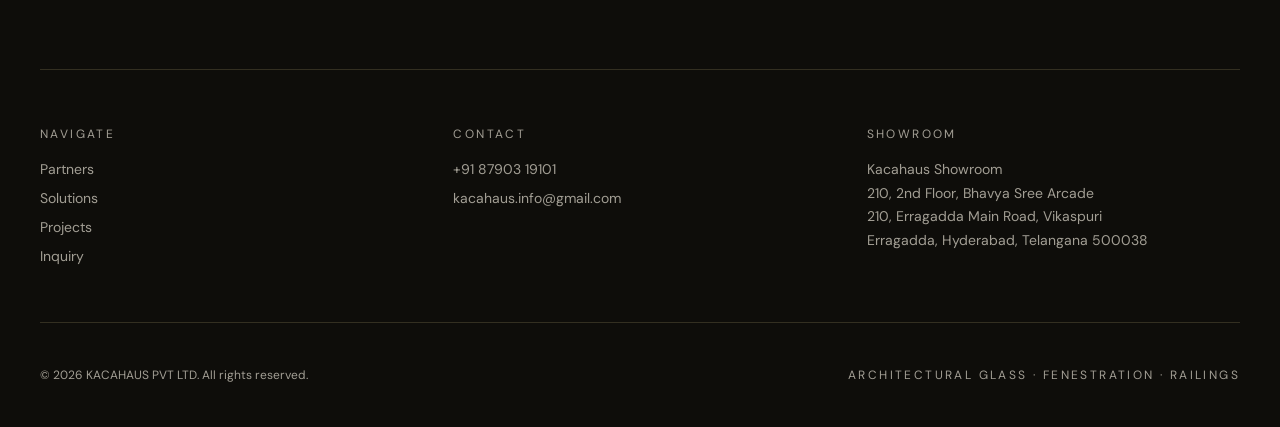
<file: upvc.html>
<!doctype html>
<html lang="en">
<head>
  <meta charset="UTF-8" />
  <link rel="icon" type="image/svg+xml" href="favicon.svg" />
  <meta name="viewport" content="width=device-width, initial-scale=1.0" />
  <meta name="description" content="Taiton Aluminum Products and Archi Texture India UPVC window & door systems — multi-chambered, acoustically rated, energy-efficient profiles. Supplied, fabricated and installed by KACAHAUS in Hyderabad." />
  <meta property="og:title" content="Taiton Aluminum Products &amp; Archi Texture India UPVC Systems — KACAHAUS" />
  <meta property="og:description" content="Multi-chambered UPVC casement, tilt-and-turn and sliding window & door systems from Taiton Aluminum Products and Archi Texture India. Authorized channel partner: KACAHAUS PVT LTD." />
  <meta name="twitter:title" content="Taiton Aluminum Products &amp; Archi Texture India UPVC Systems — KACAHAUS" />
  <meta name="twitter:description" content="Multi-chambered UPVC casement, tilt-and-turn and sliding window & door systems from Taiton Aluminum Products and Archi Texture India. Authorized channel partner: KACAHAUS PVT LTD." />
  <meta name="author" content="KACAHAUS PVT LTD" />
  <link rel="preconnect" href="https://fonts.googleapis.com" />
  <link rel="preconnect" href="https://fonts.gstatic.com" crossorigin />
  <link href="https://fonts.googleapis.com/css2?family=Space+Grotesk:wght@400;500;600;700&family=DM+Sans:wght@300;400;500;600;700&display=swap" rel="stylesheet" />
  <title>Taiton Aluminum Products &amp; Archi Texture India UPVC Systems — KACAHAUS</title>
  <link rel="stylesheet" href="styles.css" />
  <script async src="https://pagead2.googlesyndication.com/pagead/js/adsbygoogle.js?client=ca-pub-8093524766160415"
     crossorigin="anonymous"></script>
  <meta name="google-adsense-account" content="ca-pub-8093524766160415">
</head>
<body>

  <!-- Scroll progress bar -->
  <div id="scroll-progress" class="scroll-progress"></div>

  <!-- Navbar -->
  <header id="navbar" class="navbar">
    <div class="navbar-inner container">
      <a href="index.html" class="brand">Kacahaus</a>

      <nav class="nav-links">
        <a href="index.html#partners">Partners</a>
        <a href="index.html#solutions">Solutions</a>
        <a href="index.html#projects">Projects</a>
        <a href="index.html#inquiry">Inquiry</a>
        <a href="index.html#inquiry" class="quote-btn">Get a Quote</a>
      </nav>

      <button id="menu-toggle" class="menu-toggle" aria-label="Toggle menu" aria-expanded="false">
        <svg id="icon-menu" width="24" height="24" viewBox="0 0 24 24" fill="none" stroke="currentColor" stroke-width="2" stroke-linecap="round" stroke-linejoin="round"><line x1="4" y1="6" x2="20" y2="6"/><line x1="4" y1="12" x2="20" y2="12"/><line x1="4" y1="18" x2="20" y2="18"/></svg>
        <svg id="icon-close" width="24" height="24" viewBox="0 0 24 24" fill="none" stroke="currentColor" stroke-width="2" stroke-linecap="round" stroke-linejoin="round" style="display:none"><line x1="18" y1="6" x2="6" y2="18"/><line x1="6" y1="6" x2="18" y2="18"/></svg>
      </button>
    </div>

    <nav id="mobile-nav" class="mobile-nav">
      <a href="index.html#partners">Partners</a>
      <a href="index.html#solutions">Solutions</a>
      <a href="index.html#projects">Projects</a>
      <a href="index.html#inquiry">Inquiry</a>
      <a href="index.html#inquiry" class="mobile-quote-btn">Get a Quote</a>
    </nav>
  </header>

  <!-- Partner sub-navigation -->
  <nav class="partner-subnav" aria-label="Partner pages">
    <div class="container partner-subnav-inner">
      <a href="totalis.html">Totalis</a>
      <a href="taiton.html">Taiton</a>
      <a href="upvc.html" class="active">UPVC — Taiton Aluminum &amp; Archi Texture</a>
      <a href="railings.html">KACA HAUS Railings</a>
    </div>
  </nav>

  <main>
    <!-- Page hero -->
    <section class="page-hero">
      <div class="container page-hero-inner">
        <div class="page-hero-text">
          <div class="reveal">
            <a href="index.html#partners" class="breadcrumb">&larr; All Partners</a>
            <div class="page-hero-icon">
              <svg width="26" height="26" viewBox="0 0 24 24" fill="none" stroke="currentColor" stroke-width="1.6" stroke-linecap="round" stroke-linejoin="round"><rect x="3.5" y="3.5" width="17" height="17" rx="1.5"/><line x1="3.5" y1="12" x2="20.5" y2="12"/><line x1="12" y1="3.5" x2="12" y2="20.5"/></svg>
            </div>
            <p class="eyebrow" style="margin-top:1.25rem">Taiton Aluminum Products &amp; Archi Texture India &middot; UPVC Systems</p>
            <h1 class="page-hero-title">Precision UPVC fenestration, engineered for Hyderabad's climate.</h1>
            <p class="page-hero-lede">Taiton Aluminum Products and Archi Texture India are our authorized UPVC partners, offering multi-chambered casement, tilt-and-turn and sliding window &amp; door systems with strong acoustic and thermal performance. Taiton Aluminum Products brings reinforced, multi-point-locking profiles for high-rise and villa openings, while Archi Texture India delivers durable, energy-efficient profiles with a wide range of finishes. KACAHAUS supplies, fabricates and installs the complete range.</p>
            <dl class="hero-stats page-hero-stats">
              <div><dt class="counter" data-value="4">0</dt><dd>UPVC systems</dd></div>
              <div><dt class="counter" data-value="5">0</dt><dd>Profile chambers</dd></div>
              <div><dt class="counter" data-value="34dB">0dB</dt><dd>Acoustic reduction</dd></div>
            </dl>
          </div>
        </div>
        <div class="reveal page-hero-media">
          <video class="hero-loop-video" autoplay muted loop playsinline preload="auto" poster="images/project-upvc.jpg" aria-hidden="true">
            <source src="images/upvc-hero-v2.mp4" type="video/mp4" />
          </video>
        </div>
      </div>
    </section>

    <!-- UPVC: Taiton Aluminum Products & Archi Texture India -->
    <section id="upvc" class="totalis">
      <div class="container">
        <div class="reveal-group tested-tags">
          <span class="tag reveal-item">Multi-chambered profiles</span>
          <span class="tag reveal-item">Acoustically rated</span>
          <span class="tag reveal-item">Thermally efficient</span>
          <span class="tag reveal-item">UV &amp; weather resistant</span>
          <span class="tag reveal-item">Low maintenance</span>
        </div>

        <div class="reveal-group grid-3 bordered-grid">
          <div class="feature-cell reveal-item">
            <span class="cell-num">01</span>
            <h3>5-chamber profile system</h3>
            <div class="rule"></div>
            <p>Taiton Aluminum Products' reinforced multi-chamber profiles improve rigidity and thermal insulation.</p>
          </div>
          <div class="feature-cell reveal-item">
            <span class="cell-num">02</span>
            <h3>Steel-reinforced sections</h3>
            <div class="rule"></div>
            <p>Galvanised steel reinforcement inside larger Taiton Aluminum Products sashes for structural stability.</p>
          </div>
          <div class="feature-cell reveal-item">
            <span class="cell-num">03</span>
            <h3>Multi-point locking hardware</h3>
            <div class="rule"></div>
            <p>Taiton Aluminum Products casement and tilt-and-turn systems fitted with multi-point security locking.</p>
          </div>
          <div class="feature-cell reveal-item">
            <span class="cell-num">04</span>
            <h3>Energy-efficient glazing beads</h3>
            <div class="rule"></div>
            <p>Archi Texture India profiles hold double-glazed units with co-extruded gaskets for a tighter seal.</p>
          </div>
          <div class="feature-cell reveal-item">
            <span class="cell-num">05</span>
            <h3>UV-stabilised compound</h3>
            <div class="rule"></div>
            <p>Archi Texture India's weather-resistant PVC compound resists yellowing and warping over time.</p>
          </div>
          <div class="feature-cell reveal-item">
            <span class="cell-num">06</span>
            <h3>Wide colour &amp; foil range</h3>
            <div class="rule"></div>
            <p>Archi Texture India profiles available in woodgrain foils and a broad range of solid finishes.</p>
          </div>
        </div>

        <div class="reveal totalis-range-head">
          <h3 class="sub-heading">UPVC system range</h3>
          <p class="body-text max-2xl">Casement, tilt-and-turn and sliding systems specified to opening size, glazing thickness and acoustic requirement.</p>
        </div>

        <div class="reveal-group grid-2 systems-grid">
          <article class="glass-panel system-card reveal-item">
            <div class="system-head">
              <div><p class="series">Casement series</p><h4 class="system-name">Taiton Aluminum Products UPVC Casement</h4></div>
            </div>
            <dl class="spec-list">
              <div><dt>Profile chambers</dt><dd>5-chamber</dd></div>
              <div><dt>Glazing range</dt><dd>Up to 24 mm DGU</dd></div>
              <div><dt>Acoustic performance</dt><dd>Up to 34 dB reduction</dd></div>
            </dl>
          </article>

          <article class="glass-panel system-card reveal-item">
            <div class="system-head">
              <div><p class="series">Tilt &amp; turn series</p><h4 class="system-name">Taiton Aluminum Products Tilt-and-Turn</h4></div>
            </div>
            <dl class="spec-list">
              <div><dt>Profile chambers</dt><dd>5-chamber, steel-reinforced</dd></div>
              <div><dt>Glazing range</dt><dd>Up to 28 mm DGU</dd></div>
              <div><dt>Hardware</dt><dd>Multi-point tilt &amp; turn locking</dd></div>
            </dl>
          </article>

          <article class="glass-panel system-card reveal-item">
            <div class="system-head">
              <div><p class="series">Sliding series</p><h4 class="system-name">Archi Texture India UPVC Sliding</h4></div>
            </div>
            <dl class="spec-list">
              <div><dt>Track type</dt><dd>2 &amp; 3-track sliding</dd></div>
              <div><dt>Glazing range</dt><dd>Up to 24 mm DGU</dd></div>
              <div><dt>Hardware</dt><dd>Nylon rollers, multi-point lock</dd></div>
            </dl>
          </article>

          <article class="glass-panel system-card reveal-item">
            <div class="system-head">
              <div><p class="series">Casement series</p><h4 class="system-name">Archi Texture India UPVC Casement</h4></div>
            </div>
            <dl class="spec-list">
              <div><dt>Profile finish</dt><dd>Solid colours &amp; woodgrain foil</dd></div>
              <div><dt>Glazing range</dt><dd>Up to 24 mm DGU</dd></div>
              <div><dt>Sealing</dt><dd>Co-extruded EPDM gaskets</dd></div>
            </dl>
          </article>
        </div>

        <div class="reveal glass-panel handrail-panel">
          <p class="disclaimer">Disclaimer: Fabrication and installation of the product is the sole responsibility of the fabricator. Taiton Aluminum Products and Archi Texture India supply tested profile and hardware components. KACA HAUS PVT LTD is an authorized Taiton Aluminum Products &amp; Archi Texture India channel partner and fabricator.</p>
        </div>

        <div class="reveal hero-ctas" style="margin-top:3.5rem">
          <a href="index.html#inquiry" class="btn btn-primary">
            <span class="btn-fill"></span>
            <span class="btn-label">Request a UPVC Quote
              <svg width="15" height="15" viewBox="0 0 24 24" fill="none" stroke="currentColor" stroke-width="2" stroke-linecap="round" stroke-linejoin="round"><line x1="5" y1="12" x2="19" y2="12"/><polyline points="12 5 19 12 12 19"/></svg>
            </span>
          </a>
        </div>

        <div class="reveal related-heading">
          <p class="eyebrow">Explore other partners</p>
          <h3 class="sub-heading">More systems, one accountable installer.</h3>
        </div>
        <div class="reveal-group related-grid">
          <a href="totalis.html" class="partner-card reveal-item">
            <div class="partner-name-row"><span class="partner-name">Totalis</span><span class="partner-tag">Aditya Birla Group</span></div>
            <div class="partner-underline"></div>
            <p class="partner-desc">Premium Architectural Aluminum Systems</p>
          </a>
          <a href="taiton.html" class="partner-card reveal-item">
            <div class="partner-name-row"><span class="partner-name">Taiton</span></div>
            <div class="partner-underline"></div>
            <p class="partner-desc">High-Performance Glass Hardware &amp; Architectural Fittings</p>
          </a>
          <a href="railings.html" class="partner-card reveal-item">
            <div class="partner-name-row"><span class="partner-name">KACA HAUS</span><span class="partner-tag">Railings</span></div>
            <div class="partner-underline"></div>
            <p class="partner-desc">High-End Glass &amp; Aluminum Railing Systems</p>
          </a>
        </div>
      </div>
    </section>
  </main>

  <!-- Footer -->
  <footer class="site-footer">
    <div class="container">
      <div class="reveal footer-top">
        <div class="footer-brand">
          <span class="brand">Kacahaus</span>
          <p>KACAHAUS PVT LTD - Premium architectural glass, fenestration &amp; railing solutions. Authorized channel partners for Totalis (Aditya Birla Group), Taiton, Taiton Aluminum Products and Archi Texture India.</p>
        </div>
        <a href="https://wa.me/918790319101" target="_blank" rel="noreferrer" class="visit-btn visit-btn-primary">Connect on WhatsApp</a>
      </div>

      <div class="footer-cols">
        <div>
          <p class="footer-col-title">Navigate</p>
          <ul>
            <li><a href="index.html#partners">Partners</a></li>
            <li><a href="index.html#solutions">Solutions</a></li>
            <li><a href="index.html#projects">Projects</a></li>
            <li><a href="index.html#inquiry">Inquiry</a></li>
          </ul>
        </div>
        <div>
          <p class="footer-col-title">Contact</p>
          <ul>
            <li><a href="tel:+918790319101">+91 87903 19101</a></li>
            <li><a href="mailto:kacahaus.info@gmail.com">kacahaus.info@gmail.com</a></li>
          </ul>
        </div>
        <div>
          <p class="footer-col-title">Showroom</p>
          <address>
            <span>Kacahaus Showroom</span>
            <span>210, 2nd Floor, Bhavya Sree Arcade</span>
            <span>210, Erragadda Main Road, Vikaspuri</span>
            <span>Erragadda, Hyderabad, Telangana 500038</span>
          </address>
        </div>
      </div>

      <div class="footer-bottom">
        <p>&copy; 2026 KACAHAUS PVT LTD. All rights reserved.</p>
        <p class="footer-tagline">Architectural Glass &middot; Fenestration &middot; Railings</p>
      </div>
    </div>

    <a href="#" id="back-to-top" class="back-to-top" aria-label="Back to top">
      <svg width="16" height="16" viewBox="0 0 24 24" fill="none" stroke="currentColor" stroke-width="2" stroke-linecap="round" stroke-linejoin="round"><line x1="12" y1="19" x2="12" y2="5"/><polyline points="5 12 12 5 19 12"/></svg>
    </a>
  </footer>

  <script src="script.js"></script>
</body>
</html>
</file>
<file: styles.css>
/* ==========================================================================
   KACAHAUS — plain CSS build (hand-converted from Tailwind + index.css)
   ========================================================================== */

:root {
  --font-sans: "DM Sans", ui-sans-serif, system-ui, sans-serif;
  --font-display: "Space Grotesk", ui-sans-serif, system-ui, sans-serif;

  --color-ink: oklch(16% 0.006 90);
  --color-ink-soft: oklch(20% 0.008 90);
  --color-charcoal: oklch(30% 0.045 95);
  --color-secondary: oklch(26% 0.01 90);
  --color-mist: oklch(70% 0.015 92);
  --color-paper: oklch(97% 0.004 95);
  --color-brass: oklch(84% 0.17 92);
  --color-brass-light: oklch(86% 0.15 95);
  --color-brass-dark: oklch(60% 0.15 90);
  --color-brass-ink: oklch(18% 0.02 90);
  --color-glass-line: oklch(90% 0.09 92 / 0.16);

  --ease-out-expo: cubic-bezier(0.16, 1, 0.3, 1);
}

* { box-sizing: border-box; }

html { scroll-behavior: smooth; }

body {
  margin: 0;
  background: var(--color-ink);
  color: var(--color-paper);
  font-family: var(--font-sans);
  -webkit-font-smoothing: antialiased;
  -moz-osx-font-smoothing: grayscale;
  overflow-x: hidden;
}

img { max-width: 100%; display: block; }
a { color: inherit; text-decoration: none; }
button { font: inherit; cursor: pointer; }
input, select, textarea { font: inherit; }

::selection { background: var(--color-brass); color: var(--color-ink); }

::-webkit-scrollbar { width: 10px; }
::-webkit-scrollbar-track { background: var(--color-ink); }
::-webkit-scrollbar-thumb { background: var(--color-brass-dark); border-radius: 8px; }
::-webkit-scrollbar-thumb:hover { background: var(--color-brass); }

.text-balance { text-wrap: balance; }

main > section[id], #top { scroll-margin-top: 96px; }

.container {
  margin-inline: auto;
  width: 100%;
  max-width: 80rem; /* 7xl */
  padding-inline: 1.5rem;
}
@media (min-width: 1024px) { .container { padding-inline: 2.5rem; } }

.glass-panel {
  background-color: color-mix(in oklab, var(--color-ink-soft) 70%, transparent);
  background-image: linear-gradient(135deg, color-mix(in oklab, var(--color-brass-light) 22%, transparent), transparent 60%);
  border: 1px solid var(--color-glass-line);
  -webkit-backdrop-filter: blur(14px);
  backdrop-filter: blur(14px);
  transition: transform 0.3s var(--ease-out-expo);
}
.glass-panel:hover { transform: translateY(-6px); }

/* Shared text bits */
.eyebrow {
  font-family: var(--font-display);
  font-size: 0.6875rem;
  text-transform: uppercase;
  letter-spacing: 0.28em;
  color: var(--color-brass);
}
.eyebrow-light { color: color-mix(in oklab, var(--color-paper) 70%, transparent); }

.section-heading {
  margin-top: 1rem;
  font-size: 1.875rem;
  font-weight: 600;
  color: var(--color-paper);
}
@media (min-width: 640px) { .section-heading { font-size: 2.25rem; } }
.max-2xl { max-width: 42rem; }
.max-3xl { max-width: 48rem; }

.sub-heading { font-size: 1.5rem; font-weight: 600; color: var(--color-paper); }

.body-text { margin-top: 1.5rem; font-size: 0.875rem; line-height: 1.7; color: var(--color-mist); }

.rule { margin-top: 0.75rem; height: 1px; width: 2.5rem; background: var(--color-brass); }

/* ==========================================================================
   Reveal-on-scroll animation
   ========================================================================== */
.reveal, .reveal-item, .reveal-group > * {
  opacity: 0;
  transform: translateY(28px);
  transition: opacity 0.7s var(--ease-out-expo), transform 0.7s var(--ease-out-expo);
}
.reveal.in-view, .reveal-item.in-view, .reveal-group.in-view > *, .hero-content.in-view .reveal-item {
  opacity: 1;
  transform: translateY(0) translateX(0);
}
.reveal-group.in-view > *:nth-child(1) { transition-delay: 0s; }
.reveal-group.in-view > *:nth-child(2) { transition-delay: 0.08s; }
.reveal-group.in-view > *:nth-child(3) { transition-delay: 0.16s; }
.reveal-group.in-view > *:nth-child(4) { transition-delay: 0.24s; }
.reveal-group.in-view > *:nth-child(5) { transition-delay: 0.32s; }
.reveal-group.in-view > *:nth-child(6) { transition-delay: 0.4s; }
.reveal-group.in-view > *:nth-child(7) { transition-delay: 0.48s; }
.reveal-group.in-view > *:nth-child(8) { transition-delay: 0.56s; }
.reveal-group.in-view > *:nth-child(9) { transition-delay: 0.64s; }
.reveal-group.in-view > *:nth-child(10) { transition-delay: 0.72s; }
.reveal-group.in-view > *:nth-child(11) { transition-delay: 0.8s; }
.reveal-group.in-view > *:nth-child(12) { transition-delay: 0.88s; }

.hero-content.in-view .reveal-item:nth-child(1) { transition-delay: 0.2s; }
.hero-content.in-view .reveal-item:nth-child(2) { transition-delay: 0.32s; }
.hero-content.in-view .reveal-item:nth-child(3) { transition-delay: 0.44s; }
.hero-content.in-view .reveal-item:nth-child(4) { transition-delay: 0.56s; }
.hero-content.in-view .reveal-item:nth-child(5) { transition-delay: 0.68s; }
.hero-content.in-view .reveal-item:nth-child(6) { transition-delay: 0.8s; }

/* ==========================================================================
   Scroll progress bar
   ========================================================================== */
.scroll-progress {
  position: fixed;
  inset-inline: 0;
  top: 0;
  z-index: 60;
  height: 3px;
  background: var(--color-brass);
  transform-origin: left;
  transform: scaleX(0);
  transition: transform 0.1s linear;
}

/* ==========================================================================
   Navbar
   ========================================================================== */
.navbar {
  position: fixed;
  inset-inline: 0;
  top: 0;
  z-index: 50;
  transition: background-color 0.5s, border-color 0.5s, backdrop-filter 0.5s;
  transform: translateY(-80px);
  opacity: 0;
  animation: nav-in 0.8s var(--ease-out-expo) forwards;
}
@keyframes nav-in { to { transform: translateY(0); opacity: 1; } }
.navbar.scrolled {
  border-bottom: 1px solid var(--color-glass-line);
  background: color-mix(in oklab, var(--color-ink) 85%, transparent);
  -webkit-backdrop-filter: blur(10px);
  backdrop-filter: blur(10px);
}
.navbar-inner {
  display: flex;
  align-items: center;
  justify-content: space-between;
  padding-block: 1.5rem;
}
.brand {
  font-family: var(--font-display);
  font-size: 0.875rem;
  font-weight: 600;
  text-transform: uppercase;
  letter-spacing: 0.32em;
  color: var(--color-paper);
}
.nav-links {
  display: none;
  align-items: center;
  gap: 2.5rem;
  font-size: 0.75rem;
  text-transform: uppercase;
  letter-spacing: 0.22em;
  color: var(--color-mist);
}
@media (min-width: 768px) { .nav-links { display: flex; } }
.nav-links a { position: relative; padding-block: 0.25rem; transition: color 0.3s; }
.nav-links a:hover { color: var(--color-paper); }
.nav-links a:not(.quote-btn)::after {
  content: "";
  position: absolute;
  bottom: 0; left: 0;
  height: 1px; width: 0;
  background: var(--color-brass);
  transition: width 0.3s;
}
.nav-links a:not(.quote-btn):hover::after { width: 100%; }
.quote-btn {
  border: 1px solid color-mix(in oklab, var(--color-brass) 50%, transparent);
  padding: 0.625rem 1.25rem;
  color: var(--color-brass);
  transition: background-color 0.3s, color 0.3s, border-color 0.3s;
}
.quote-btn:hover { border-color: var(--color-brass); background: var(--color-brass); color: var(--color-brass-ink); }

.menu-toggle { display: inline-flex; background: none; border: none; color: var(--color-paper); }
@media (min-width: 768px) { .menu-toggle { display: none; } }

.mobile-nav {
  display: none;
  flex-direction: column;
  gap: 0.25rem;
  overflow: hidden;
  border-top: 1px solid var(--color-glass-line);
  background: color-mix(in oklab, var(--color-ink) 95%, transparent);
  -webkit-backdrop-filter: blur(10px);
  backdrop-filter: blur(10px);
  padding: 1.5rem;
}
.mobile-nav.open { display: flex; }
@media (min-width: 768px) { .mobile-nav { display: none !important; } }
.mobile-nav a {
  padding-block: 0.75rem;
  font-size: 0.875rem;
  text-transform: uppercase;
  letter-spacing: 0.2em;
  color: var(--color-mist);
  transition: color 0.3s;
}
.mobile-nav a:hover { color: var(--color-paper); }
.mobile-quote-btn {
  margin-top: 0.75rem;
  border: 1px solid color-mix(in oklab, var(--color-brass) 50%, transparent);
  padding: 0.75rem;
  text-align: center;
  font-size: 0.75rem;
  color: var(--color-brass) !important;
}

/* ==========================================================================
   Hero
   ========================================================================== */
.hero {
  position: relative;
  isolation: isolate;
  display: flex;
  min-height: 100svh;
  align-items: flex-end;
  overflow: hidden;
  background: var(--color-ink);
}
.hero-media { position: absolute; inset: 0; }
.hero-media img { position: absolute; inset: 0; height: 130%; width: 100%; object-fit: cover; }
.hero-media video { position: absolute; inset: 0; height: 100%; width: 100%; object-fit: contain; background: var(--color-ink); }
@media (prefers-reduced-motion: reduce) { .hero-media video { display: none; } }
.hero-overlay-v {
  position: absolute; inset: 0;
  background: linear-gradient(to top, var(--color-ink), color-mix(in oklab, var(--color-ink) 70%, transparent) 60%, color-mix(in oklab, var(--color-ink) 20%, transparent));
  opacity: 0.55;
}
.hero-overlay-h {
  position: absolute; inset: 0;
  background: linear-gradient(to right, color-mix(in oklab, var(--color-ink) 70%, transparent), color-mix(in oklab, var(--color-ink) 20%, transparent), transparent);
}
.hero-content-wrap { position: relative; z-index: 10; padding-block: 10rem 6rem; }
@media (min-width: 768px) { .hero-content-wrap { padding-bottom: 8rem; } }

.hero-title {
  margin-top: 1.5rem;
  max-width: 56rem;
  font-family: var(--font-sans);
  font-size: 2.75rem;
  font-weight: 600;
  line-height: 0.98;
  color: var(--color-paper);
}
@media (min-width: 640px) { .hero-title { font-size: 3.75rem; } }
@media (min-width: 1024px) { .hero-title { font-size: 4.5rem; } }
.brass-block { display: block; color: var(--color-brass); }

.hero-subheading { margin-top: 1.75rem; max-width: 42rem; font-family: var(--font-display); font-size: 1.125rem; color: color-mix(in oklab, var(--color-paper) 90%, transparent); }
@media (min-width: 640px) { .hero-subheading { font-size: 1.25rem; } }

.hero-body { margin-top: 1.25rem; max-width: 42rem; font-size: 0.875rem; line-height: 1.7; color: var(--color-mist); }
@media (min-width: 640px) { .hero-body { font-size: 1rem; } }

.hero-ctas { margin-top: 2.75rem; display: flex; flex-wrap: wrap; gap: 1rem; }

.hero-stats {
  margin: 5rem 0 0;
  display: grid;
  max-width: 48rem;
  grid-template-columns: repeat(2, 1fr);
  gap: 2rem 1.5rem;
  border-top: 1px solid var(--color-glass-line);
  padding-top: 2rem;
}
@media (min-width: 640px) { .hero-stats { grid-template-columns: repeat(4, 1fr); } }
.hero-stats dt { font-family: var(--font-display); font-size: 1.875rem; font-weight: 600; color: var(--color-brass); font-variant-numeric: tabular-nums; }
.hero-stats dd { margin: 0.25rem 0 0; font-size: 0.75rem; text-transform: uppercase; letter-spacing: 0.16em; color: var(--color-mist); }

.hero-scroll-cue {
  position: absolute;
  bottom: 2rem; left: 50%;
  z-index: 10;
  transform: translateX(-50%);
  color: color-mix(in oklab, var(--color-paper) 60%, transparent);
  animation: float 2s ease-in-out infinite;
}
@keyframes float { 0%, 100% { transform: translateX(-50%) translateY(0); } 50% { transform: translateX(-50%) translateY(8px); } }

/* Buttons */
.btn {
  position: relative;
  display: inline-flex;
  height: 3.5rem;
  align-items: center;
  justify-content: center;
  gap: 0.5rem;
  overflow: hidden;
  padding-inline: 2.25rem;
  font-size: 0.75rem;
  font-weight: 600;
  text-transform: uppercase;
  letter-spacing: 0.14em;
  transition: color 0.3s;
}
.btn-primary { background: var(--color-brass); color: var(--color-brass-ink); }
.btn-primary:hover { color: var(--color-paper); }
.btn-fill {
  position: absolute; inset: 0;
  transform: translateX(-100%);
  background: var(--color-ink);
  transition: transform 0.3s var(--ease-out-expo);
}
.btn-primary:hover .btn-fill { transform: translateX(0); }
.btn-label { position: relative; z-index: 1; display: flex; align-items: center; gap: 0.5rem; }
.btn-secondary { border: 1px solid var(--color-glass-line); color: var(--color-paper); }
.btn-secondary:hover { border-color: var(--color-brass); color: var(--color-brass); }
.btn:active, .submit-btn:active, .toggle-chip:active { transform: scale(0.97); }

/* ==========================================================================
   Partners
   ========================================================================== */
.partners { border-block: 1px solid var(--color-glass-line); background: color-mix(in oklab, var(--color-secondary) 40%, transparent); padding-block: 5rem; }
@media (min-width: 640px) { .partners { padding-block: 7rem; } }

.partners-grid {
  margin-top: 3rem;
  display: grid;
  gap: 1px;
  overflow: hidden;
  border: 1px solid var(--color-glass-line);
  background: var(--color-glass-line);
}
@media (min-width: 640px) { .partners-grid { grid-template-columns: repeat(2, 1fr); } }
@media (min-width: 1024px) { .partners-grid { grid-template-columns: repeat(5, 1fr); } }

.partner-card {
  position: relative;
  display: flex;
  flex-direction: column;
  background: var(--color-ink);
  padding: 1.75rem;
  transition: background-color 0.3s;
}
.partner-card:hover { background: var(--color-charcoal); }
.partner-logo { margin-bottom: 1rem; height: 1.5rem; width: auto; object-fit: contain; object-position: left; }
.partner-logo-spacer { margin-bottom: 1rem; height: 1.5rem; }
.partner-name-row { display: flex; align-items: baseline; gap: 0.5rem; flex-wrap: wrap; }
.partner-name { font-family: var(--font-display); font-size: 1.25rem; font-weight: 600; letter-spacing: -0.01em; color: var(--color-paper); }
.partner-tag { font-size: 0.75rem; text-transform: uppercase; letter-spacing: 0.2em; color: var(--color-brass); }
.partner-underline { margin-top: 1rem; height: 1px; width: 10px; background: var(--color-brass); transition: width 0.3s; }
.partner-card:hover .partner-underline { width: 40px; }
.partner-desc { margin-top: 1rem; font-size: 0.875rem; line-height: 1.7; color: var(--color-mist); }
.partner-category { display: block; margin-bottom: 0.5rem; }
.partner-plain {
  margin-top: 0.85rem;
  padding-left: 0.75rem;
  border-left: 2px solid color-mix(in oklab, var(--color-brass) 45%, transparent);
  font-size: 0.8125rem;
  line-height: 1.7;
  color: color-mix(in oklab, var(--color-mist) 92%, transparent);
}
.partner-plain strong { color: var(--color-paper); font-weight: 600; }
.partner-cta {
  margin-top: 1.25rem;
  display: inline-flex;
  align-items: center;
  gap: 0.4rem;
  font-family: var(--font-display);
  font-size: 0.7rem;
  font-weight: 600;
  text-transform: uppercase;
  letter-spacing: 0.14em;
  color: var(--color-brass);
}
.partner-cta svg { transition: transform 0.3s var(--ease-out-expo); }
.partner-card:hover .partner-cta svg { transform: translateX(4px); }

.partner-card { position: relative; }
.partner-card::before {
  content: "";
  position: absolute; left: 0; top: 0; bottom: 0; width: 2px;
  background: var(--color-brass);
  transform: scaleY(0);
  transform-origin: top;
  transition: transform 0.35s var(--ease-out-expo);
}
.partner-card:hover::before { transform: scaleY(1); }

.partner-body { order: 1; }
.partner-media {
  order: 2;
  position: relative;
  overflow: hidden;
  aspect-ratio: 16 / 10;
  border: 1px solid var(--color-glass-line);
  margin-top: 1.5rem;
}
.partner-media video { position: absolute; inset: 0; width: 100%; height: 100%; object-fit: cover; }
.partner-media::after {
  content: "";
  position: absolute; inset: 0;
  background-image: linear-gradient(135deg, color-mix(in oklab, var(--color-brass-light) 18%, transparent), transparent 55%);
  pointer-events: none;
}
@media (prefers-reduced-motion: reduce) { .partner-media video { display: none; } }

@media (min-width: 1024px) {
  .partners-grid { grid-template-columns: 1fr; }
  .partner-card { flex-direction: row; align-items: center; gap: 2.5rem; padding: 1.75rem 2.25rem; }
  .partner-body { flex: 1; min-width: 0; }
  .partner-media { flex: none; width: 320px; margin-top: 0; }
}

/* ==========================================================================
   Totalis & Taiton shared grid patterns
   ========================================================================== */
.totalis { border-bottom: 1px solid var(--color-glass-line); padding-block: 5rem; }
.taiton { border-bottom: 1px solid var(--color-glass-line); background: color-mix(in oklab, var(--color-secondary) 30%, transparent); padding-block: 5rem; }
@media (min-width: 640px) { .totalis, .taiton { padding-block: 7rem; } }

.totalis-head, .taiton-head {
  margin-top: 1.5rem;
  display: flex;
  flex-direction: column;
  gap: 2rem;
}
@media (min-width: 1024px) { .totalis-head, .taiton-head { flex-direction: row; align-items: flex-end; justify-content: space-between; } }

.totalis-logos { display: flex; align-items: center; gap: 1.5rem; }
.logo-md { height: 3rem; width: auto; object-fit: contain; }
.logo-lg { height: 4rem; width: auto; object-fit: contain; }
.logo-divider { height: 3rem; width: 1px; background: var(--color-glass-line); }

.tested-tags { margin-top: 2.5rem; display: flex; flex-wrap: wrap; gap: 0.75rem; }
.tag {
  border: 1px solid var(--color-glass-line);
  padding: 0.5rem 1rem;
  font-size: 0.75rem;
  text-transform: uppercase;
  letter-spacing: 0.18em;
  color: var(--color-mist);
}

.bordered-grid {
  margin-top: 3.5rem;
  display: grid;
  gap: 1px;
  overflow: hidden;
  border: 1px solid var(--color-glass-line);
  background: var(--color-glass-line);
}
.grid-3 { }
.grid-3-cat { }
@media (min-width: 640px) { .grid-3, .grid-3-cat { grid-template-columns: repeat(2, 1fr); } }
@media (min-width: 1024px) { .grid-3, .grid-3-cat { grid-template-columns: repeat(3, 1fr); } }

.feature-cell, .cat-cell { background: var(--color-ink); padding: 1.75rem; transition: background-color 0.3s; }
.feature-cell:hover, .cat-cell:hover { background: color-mix(in oklab, var(--color-brass) 6%, var(--color-ink)); }
.feature-cell h3, .cat-cell h3 { margin: 0; font-size: 1rem; font-weight: 600; color: var(--color-paper); }
.feature-cell p, .cat-cell p { margin-top: 0.75rem; font-size: 0.875rem; line-height: 1.7; color: var(--color-mist); }

.totalis-range-head { margin-top: 5rem; }

.grid-2 { margin-top: 2.5rem; display: grid; gap: 1.5rem; }
@media (min-width: 1024px) { .grid-2 { grid-template-columns: repeat(2, 1fr); } }

.system-card { padding: 1.75rem; }
.system-head { display: flex; flex-wrap: wrap; align-items: center; justify-content: space-between; gap: 0.75rem; }
.series { margin: 0; font-size: 0.65rem; text-transform: uppercase; letter-spacing: 0.22em; color: var(--color-brass); }
.system-name { margin: 0.5rem 0 0; font-family: var(--font-display); font-size: 1.25rem; font-weight: 600; color: var(--color-paper); }
.badge { border: 1px solid color-mix(in oklab, var(--color-brass) 40%, transparent); padding: 0.25rem 0.75rem; font-size: 0.65rem; text-transform: uppercase; letter-spacing: 0.18em; color: var(--color-brass); }

.spec-list { margin: 1.5rem 0 0; display: flex; flex-direction: column; gap: 0.5rem; font-size: 0.875rem; }
.spec-list > div { display: flex; justify-content: space-between; gap: 1rem; border-bottom: 1px solid var(--color-glass-line); padding-bottom: 0.5rem; }
.spec-list dt { margin: 0; color: var(--color-mist); }
.spec-list dd { margin: 0; text-align: right; font-weight: 500; color: var(--color-paper); }

.perf-grid { margin-top: 1.5rem; display: grid; gap: 1rem; grid-template-columns: repeat(3, 1fr); }
.perf-label { margin: 0; font-size: 0.65rem; text-transform: uppercase; letter-spacing: 0.18em; color: var(--color-mist); }
.perf-value { margin: 0.25rem 0 0; font-family: var(--font-display); font-size: 1.125rem; font-weight: 600; color: var(--color-brass); }
.perf-sub { margin: 0.25rem 0 0; font-size: 0.7rem; line-height: 1.3; color: var(--color-mist); }

.handrail-panel { margin-top: 3rem; padding: 1.75rem; }
.handrail-tags { margin-top: 1.25rem; display: flex; flex-wrap: wrap; gap: 0.75rem; }
.tag-outline { border: 1px solid var(--color-glass-line); padding: 0.5rem 1rem; font-size: 0.875rem; color: var(--color-mist); }
.disclaimer { margin-top: 1.5rem; font-size: 0.75rem; line-height: 1.7; color: color-mix(in oklab, var(--color-mist) 80%, transparent); }

.taiton-note { margin-top: 2rem; }
.taiton-note p { font-size: 0.75rem; line-height: 1.7; color: color-mix(in oklab, var(--color-mist) 80%, transparent); }

/* ==========================================================================
   Solutions
   ========================================================================== */
.solutions { padding-block: 6rem; }
.solutions-grid { margin-top: 3.5rem; }
.solution-card { display: flex; flex-direction: column; padding: 2rem; }
.solution-num { font-family: var(--font-display); font-size: 0.75rem; letter-spacing: 0.3em; color: var(--color-brass); }
.solution-card h3 { margin: 1.5rem 0 0; font-size: 1.25rem; font-weight: 600; line-height: 1.3; color: var(--color-paper); }
.solution-card p { margin-top: 1rem; font-size: 0.875rem; line-height: 1.7; color: var(--color-mist); }

/* ==========================================================================
   Projects
   ========================================================================== */
.projects { padding-block: 6rem; }
.projects-head { display: flex; flex-direction: column; gap: 2rem; }
@media (min-width: 640px) { .projects-head { flex-direction: row; align-items: flex-end; justify-content: space-between; } }

.filters { display: flex; flex-wrap: wrap; gap: 0.5rem; }
.filter-btn {
  border: 1px solid var(--color-glass-line);
  background: transparent;
  color: var(--color-mist);
  padding: 0.5rem 1rem;
  font-size: 0.75rem;
  text-transform: uppercase;
  letter-spacing: 0.18em;
  transition: background-color 0.3s, color 0.3s, border-color 0.3s;
}
.filter-btn:hover { color: var(--color-paper); }
.filter-btn.active { border-color: var(--color-brass); background: var(--color-brass); color: var(--color-brass-ink); }

.projects-grid { margin-top: 3rem; display: grid; gap: 1.5rem; }
@media (min-width: 768px) { .projects-grid { grid-template-columns: repeat(2, 1fr); } }
@media (min-width: 1024px) { .projects-grid { grid-template-columns: repeat(3, 1fr); } }

.project-card {
  overflow: hidden;
  border: 1px solid var(--color-glass-line);
  background: var(--color-ink-soft);
  opacity: 0;
  transform: translateY(20px);
  transition: opacity 0.4s var(--ease-out-expo), transform 0.4s var(--ease-out-expo), border-color 0.3s;
}
.project-card.shown { opacity: 1; transform: translateY(0); }
.project-card.shown:hover { transform: translateY(-6px); border-color: color-mix(in oklab, var(--color-brass) 50%, transparent); }
.project-card.hidden-card { display: none; }

.project-media { position: relative; aspect-ratio: 4 / 3; overflow: hidden; }
.project-media img { height: 100%; width: 100%; object-fit: cover; transition: transform 0.7s var(--ease-out-expo); }
.project-card:hover .project-media img { transform: scale(1.1); }
.project-cat {
  position: absolute; top: 0; left: 0;
  background: color-mix(in oklab, var(--color-ink) 85%, transparent);
  padding: 0.375rem 0.75rem;
  font-size: 0.65rem;
  text-transform: uppercase;
  letter-spacing: 0.2em;
  color: var(--color-brass);
}
.project-body { padding: 1.75rem; }
.project-body h3 { margin: 0; font-size: 1.125rem; font-weight: 600; color: var(--color-paper); }
.project-loc { margin: 0.25rem 0 0; font-size: 0.75rem; text-transform: uppercase; letter-spacing: 0.16em; color: var(--color-mist); }
.project-features {
  margin: 1.25rem 0 0; padding: 1.25rem 0 0;
  border-top: 1px solid var(--color-glass-line);
  list-style: none;
  display: flex; flex-direction: column; gap: 0.5rem;
}
.project-features li {
  position: relative;
  padding-left: 1.25rem;
  font-size: 0.875rem;
  color: var(--color-mist);
}
.project-features li::before {
  content: "";
  position: absolute; left: 0; top: 0.6em;
  height: 1px; width: 1rem;
  background: var(--color-brass);
}

/* ==========================================================================
   Reviews
   ========================================================================== */
.reviews { padding-block: 6rem; }
.reviews-grid { margin-top: 3rem; display: grid; gap: 1.5rem; }
@media (min-width: 768px) { .reviews-grid { grid-template-columns: repeat(3, 1fr); } }
.review-card {
  display: flex;
  flex-direction: column;
  border: 1px solid var(--color-glass-line);
  background: var(--color-ink-soft);
  transition: transform 0.3s var(--ease-out-expo), border-color 0.3s;
}
.review-card:hover { transform: translateY(-6px); border-color: color-mix(in oklab, var(--color-brass) 50%, transparent); }
.review-media { position: relative; aspect-ratio: 4 / 3; overflow: hidden; background: var(--color-ink); }
.review-media video, .review-media img { position: absolute; inset: 0; width: 100%; height: 100%; object-fit: cover; }
.review-body { padding: 1.75rem; }
.review-stars { color: var(--color-brass); letter-spacing: 0.15em; font-size: 0.9rem; }
.review-quote { margin-top: 0.75rem; font-size: 0.9375rem; line-height: 1.7; color: var(--color-mist); }
.review-name { margin-top: 1rem; font-family: var(--font-display); font-weight: 600; color: var(--color-paper); }
.review-loc { font-size: 0.75rem; text-transform: uppercase; letter-spacing: 0.16em; color: var(--color-mist); }

/* ==========================================================================
   Why
   ========================================================================== */
.why { border-block: 1px solid var(--color-glass-line); background: color-mix(in oklab, var(--color-secondary) 40%, transparent); padding-block: 6rem; }
.why-grid { display: grid; gap: 3.5rem; }
@media (min-width: 1024px) { .why-grid { grid-template-columns: 0.8fr 1.2fr; } }
.why-items { display: grid; gap: 1px; background: var(--color-glass-line); }
@media (min-width: 640px) { .why-items { grid-template-columns: repeat(2, 1fr); } }
.why-cell { background: var(--color-ink); padding: 2rem; }
.why-cell h3 { margin: 0; font-size: 1rem; font-weight: 600; color: var(--color-paper); }
.why-cell p { margin-top: 0.75rem; font-size: 0.875rem; line-height: 1.7; color: var(--color-mist); }

/* ==========================================================================
   Inquiry
   ========================================================================== */
.inquiry { padding-block: 6rem; }
.inquiry-grid { display: grid; gap: 3.5rem; }
@media (min-width: 1024px) { .inquiry-grid { grid-template-columns: 0.7fr 1.3fr; } }

.inquiry-panel {
  position: relative;
  border: 1px solid var(--color-glass-line);
  background: var(--color-ink-soft);
  padding: 2rem;
}
@media (min-width: 640px) { .inquiry-panel { padding: 2.5rem; } }

.inquiry-form { display: flex; flex-direction: column; gap: 2rem; }
.form-grid-2 { display: grid; gap: 2rem; }
@media (min-width: 640px) { .form-grid-2 { grid-template-columns: repeat(2, 1fr); } }

.field {
  width: 100%;
  border: none;
  border-bottom: 1px solid var(--color-glass-line);
  background: transparent;
  padding-block: 0.75rem;
  font-size: 0.875rem;
  color: var(--color-paper);
  outline: none;
  transition: border-color 0.3s;
}
.field::placeholder { color: color-mix(in oklab, var(--color-mist) 60%, transparent); }
.field:focus { border-color: var(--color-brass); }
select.field { color-scheme: dark; }
select.field option { background: var(--color-ink-soft); }
.field-textarea { resize: none; }

.field-label { display: block; margin-bottom: 0.75rem; font-size: 0.75rem; text-transform: uppercase; letter-spacing: 0.2em; color: var(--color-mist); }

.solution-toggles { display: flex; flex-wrap: wrap; gap: 0.75rem; }
.toggle-chip {
  border: 1px solid var(--color-glass-line);
  background: transparent;
  color: var(--color-mist);
  padding: 0.5rem 1rem;
  font-size: 0.75rem;
  text-transform: uppercase;
  letter-spacing: 0.16em;
  transition: background-color 0.3s, color 0.3s, border-color 0.3s;
}
.toggle-chip:hover { color: var(--color-paper); }
.toggle-chip.active { border-color: var(--color-brass); background: var(--color-brass); color: var(--color-brass-ink); }

.submit-btn {
  position: relative;
  display: inline-flex;
  height: 3.5rem;
  width: 100%;
  align-items: center;
  justify-content: center;
  gap: 0.5rem;
  overflow: hidden;
  border: none;
  background: var(--color-brass);
  color: var(--color-brass-ink);
  font-size: 0.75rem;
  font-weight: 600;
  text-transform: uppercase;
  letter-spacing: 0.18em;
  transition: color 0.3s;
}
@media (min-width: 640px) { .submit-btn { width: auto; padding-inline: 2.5rem; } }
.submit-btn:hover { color: var(--color-paper); }
.submit-btn:hover .btn-fill { transform: translateX(0); }

.inquiry-success {
  display: flex;
  min-height: 320px;
  flex-direction: column;
  align-items: center;
  justify-content: center;
  text-align: center;
  opacity: 0;
  transform: scale(0.96);
  animation: success-in 0.4s var(--ease-out-expo) forwards;
}
@keyframes success-in { to { opacity: 1; transform: scale(1); } }
.success-icon {
  display: flex; height: 3.5rem; width: 3.5rem;
  align-items: center; justify-content: center;
  border-radius: 999px;
  background: var(--color-brass);
  color: var(--color-brass-ink);
  animation: pop-in 0.4s var(--ease-out-expo) 0.15s backwards;
}
@keyframes pop-in { from { transform: scale(0); } to { transform: scale(1); } }
.inquiry-success h3 { margin: 1.5rem 0 0; font-size: 1.5rem; font-weight: 600; color: var(--color-paper); }
.inquiry-success p { margin-top: 0.75rem; max-width: 24rem; font-size: 0.875rem; color: var(--color-mist); }

/* ==========================================================================
   Visit
   ========================================================================== */
.visit { border-block: 1px solid var(--color-glass-line); background: color-mix(in oklab, var(--color-secondary) 40%, transparent); padding-block: 6rem; }
.visit-grid { display: grid; gap: 3.5rem; }
@media (min-width: 1024px) { .visit-grid { grid-template-columns: repeat(2, 1fr); align-items: center; } }

.visit-items { margin-top: 2.5rem; display: grid; gap: 2rem; }
@media (min-width: 640px) { .visit-items { grid-template-columns: repeat(2, 1fr); } }
.visit-item { display: flex; gap: 1rem; }
.visit-icon {
  display: flex; height: 2.25rem; width: 2.25rem; flex-shrink: 0;
  align-items: center; justify-content: center;
  border: 1px solid color-mix(in oklab, var(--color-brass) 40%, transparent);
  color: var(--color-brass);
  margin-top: 0.25rem;
}
.visit-label { margin: 0; font-size: 0.75rem; text-transform: uppercase; letter-spacing: 0.2em; color: var(--color-mist); }
.visit-value { display: block; margin-top: 0.375rem; font-size: 0.875rem; line-height: 1.7; color: var(--color-paper); font-style: normal; }
.visit-value span { display: block; }
.visit-link { transition: color 0.3s; }
.visit-link:hover { color: var(--color-brass); }

.visit-ctas { margin-top: 2.5rem; display: flex; flex-wrap: wrap; gap: 1rem; }
.visit-btn {
  display: inline-flex; align-items: center; gap: 0.5rem;
  padding: 0.875rem 1.5rem;
  font-size: 0.75rem; font-weight: 600;
  text-transform: uppercase; letter-spacing: 0.16em;
  transition: background-color 0.3s, color 0.3s, border-color 0.3s;
}
.visit-btn-primary { border: 1px solid color-mix(in oklab, var(--color-brass) 50%, transparent); color: var(--color-brass); }
.visit-btn-primary:hover { background: var(--color-brass); color: var(--color-brass-ink); }
.visit-btn-secondary { border: 1px solid var(--color-glass-line); color: var(--color-paper); }
.visit-btn-secondary:hover { border-color: var(--color-paper); }

.visit-map { position: relative; aspect-ratio: 4 / 3; width: 100%; overflow: hidden; border: 1px solid var(--color-glass-line); }
.visit-map iframe { height: 100%; width: 100%; border: 0; filter: grayscale(1) invert(0.9) contrast(1.1); }

/* ==========================================================================
   Footer
   ========================================================================== */
.site-footer { position: relative; background: var(--color-ink); padding-top: 5rem; }
.footer-top {
  display: flex; flex-direction: column; gap: 2.5rem;
  border-bottom: 1px solid var(--color-glass-line);
  padding-bottom: 3.5rem;
}
@media (min-width: 1024px) { .footer-top { flex-direction: row; align-items: center; justify-content: space-between; } }
.footer-brand { max-width: 28rem; }
.footer-brand p { margin-top: 1rem; font-size: 0.875rem; line-height: 1.7; color: var(--color-mist); }

.footer-cols { display: grid; gap: 2.5rem; padding-block: 3.5rem; }
@media (min-width: 640px) { .footer-cols { grid-template-columns: repeat(3, 1fr); } }
.footer-col-title { margin: 0; font-size: 0.75rem; text-transform: uppercase; letter-spacing: 0.2em; color: var(--color-mist); }
.footer-cols ul { list-style: none; margin: 1rem 0 0; padding: 0; display: flex; flex-direction: column; gap: 0.5rem; }
.footer-cols a { font-size: 0.875rem; color: var(--color-mist); transition: color 0.3s; }
.footer-cols a:hover { color: var(--color-brass); }
.footer-cols address { margin: 1rem 0 0; font-size: 0.875rem; line-height: 1.7; color: var(--color-mist); font-style: normal; }
.footer-cols address span { display: block; }

.footer-bottom {
  display: flex; flex-direction: column; align-items: center; justify-content: space-between;
  gap: 1rem;
  border-top: 1px solid var(--color-glass-line);
  padding-block: 2rem;
  font-size: 0.75rem; color: var(--color-mist);
}
@media (min-width: 640px) { .footer-bottom { flex-direction: row; } }
.footer-tagline { text-transform: uppercase; letter-spacing: 0.2em; }

.back-to-top {
  position: fixed; bottom: 1.5rem; right: 1.5rem; z-index: 40;
  display: flex; height: 2.75rem; width: 2.75rem;
  align-items: center; justify-content: center;
  border-radius: 999px;
  border: 1px solid color-mix(in oklab, var(--color-brass) 50%, transparent);
  background: color-mix(in oklab, var(--color-ink) 90%, transparent);
  color: var(--color-brass);
  box-shadow: 0 10px 30px rgba(0,0,0,0.35);
  -webkit-backdrop-filter: blur(4px);
  backdrop-filter: blur(4px);
  opacity: 0;
  transform: scale(0.7) translateY(10px);
  pointer-events: none;
  transition: opacity 0.25s var(--ease-out-expo), transform 0.25s var(--ease-out-expo), background-color 0.3s, color 0.3s;
}
.back-to-top.visible { opacity: 1; transform: scale(1) translateY(0); pointer-events: auto; }
.back-to-top:hover { background: var(--color-brass); color: var(--color-brass-ink); transform: scale(1) translateY(-3px); }
@media (min-width: 640px) { .back-to-top { bottom: 2rem; right: 2rem; } }

@media (prefers-reduced-motion: reduce) {
  * { animation-duration: 0.01ms !important; animation-iteration-count: 1 !important; transition-duration: 0.01ms !important; }
}

/* ==========================================================================
   Partner detail pages — sub-nav, hero banner, related grid
   ========================================================================== */
.partner-subnav {
  position: sticky;
  top: 96px;
  z-index: 40;
  margin-top: 96px;
  background: color-mix(in oklab, var(--color-ink) 92%, transparent);
  border-bottom: 1px solid var(--color-glass-line);
  -webkit-backdrop-filter: blur(10px);
  backdrop-filter: blur(10px);
}
.partner-subnav-inner {
  display: flex;
  gap: 0.5rem;
  overflow-x: auto;
  padding-block: 0.75rem;
  scrollbar-width: none;
}
.partner-subnav-inner::-webkit-scrollbar { display: none; }
.partner-subnav-inner a {
  flex: none;
  padding: 0.55rem 1.1rem;
  font-family: var(--font-display);
  font-size: 0.7rem;
  text-transform: uppercase;
  letter-spacing: 0.14em;
  color: var(--color-mist);
  border: 1px solid var(--color-glass-line);
  border-radius: 999px;
  transition: color 0.3s, border-color 0.3s, background-color 0.3s;
  white-space: nowrap;
}
.partner-subnav-inner a:hover { color: var(--color-brass); border-color: color-mix(in oklab, var(--color-brass) 50%, transparent); }
.partner-subnav-inner a.active { color: var(--color-brass-ink); background: var(--color-brass); border-color: var(--color-brass); }

.page-hero {
  position: relative;
  overflow: hidden;
  border-bottom: 1px solid var(--color-glass-line);
  padding-block: 4.5rem 4rem;
}
@media (min-width: 640px) { .page-hero { padding-block: 6rem 5rem; } }
.page-hero::before {
  content: "";
  position: absolute;
  inset: -30% -10% auto -10%;
  height: 30rem;
  background: radial-gradient(55% 55% at 22% 20%, color-mix(in oklab, var(--color-brass) 16%, transparent), transparent 70%);
  pointer-events: none;
}
.page-hero-inner { position: relative; z-index: 1; display: grid; grid-template-columns: 1fr; gap: 2.5rem; }
@media (min-width: 960px) {
  .page-hero-inner { grid-template-columns: 1.15fr 0.85fr; align-items: center; gap: 3rem; }
}
.page-hero-media {
  position: relative;
  overflow: hidden;
  aspect-ratio: 4 / 3;
  border: 1px solid var(--color-glass-line);
  background: var(--color-ink-soft);
}
.page-hero-media video, .page-hero-media img { position: absolute; inset: 0; width: 100%; height: 100%; object-fit: cover; display: block; }
.page-hero-media::after {
  content: "";
  position: absolute; inset: 0;
  background-image: linear-gradient(135deg, color-mix(in oklab, var(--color-brass-light) 18%, transparent), transparent 55%);
  pointer-events: none;
}
@media (prefers-reduced-motion: reduce) { .page-hero-media video { display: none; } }
.breadcrumb {
  display: inline-flex;
  align-items: center;
  gap: 0.5rem;
  font-family: var(--font-display);
  font-size: 0.75rem;
  letter-spacing: 0.1em;
  color: var(--color-mist);
  transition: color 0.3s, gap 0.3s;
}
.breadcrumb:hover { color: var(--color-brass); gap: 0.75rem; }

.page-hero-icon {
  display: inline-flex;
  align-items: center;
  justify-content: center;
  width: 3.25rem;
  height: 3.25rem;
  margin-top: 1.75rem;
  border-radius: 999px;
  border: 1px solid color-mix(in oklab, var(--color-brass) 45%, transparent);
  background: color-mix(in oklab, var(--color-brass) 8%, transparent);
  color: var(--color-brass);
}

.page-hero-title {
  margin-top: 1.5rem;
  max-width: 46rem;
  font-family: var(--font-display);
  font-weight: 600;
  font-size: 2.1rem;
  line-height: 1.15;
  color: var(--color-paper);
}
@media (min-width: 640px) { .page-hero-title { font-size: 2.75rem; } }

.page-hero-lede { margin-top: 1.5rem; max-width: 38rem; font-size: 0.9375rem; line-height: 1.75; color: var(--color-mist); }

.page-hero-stats { margin-top: 3rem; grid-template-columns: repeat(3, 1fr); }
@media (max-width: 480px) { .page-hero-stats { grid-template-columns: repeat(1, 1fr); gap: 1.5rem; } }

.cell-num {
  display: block;
  margin-bottom: 0.75rem;
  font-family: var(--font-display);
  font-size: 0.7rem;
  letter-spacing: 0.28em;
  color: var(--color-brass);
}

.related-heading { margin-top: 4.5rem; }
.related-grid {
  margin-top: 2rem;
  display: grid;
  gap: 1px;
  overflow: hidden;
  border: 1px solid var(--color-glass-line);
  background: var(--color-glass-line);
  grid-template-columns: repeat(1, 1fr);
}
@media (min-width: 640px) { .related-grid { grid-template-columns: repeat(3, 1fr); } }
.related-grid .partner-card { padding: 1.5rem; }
</file>
